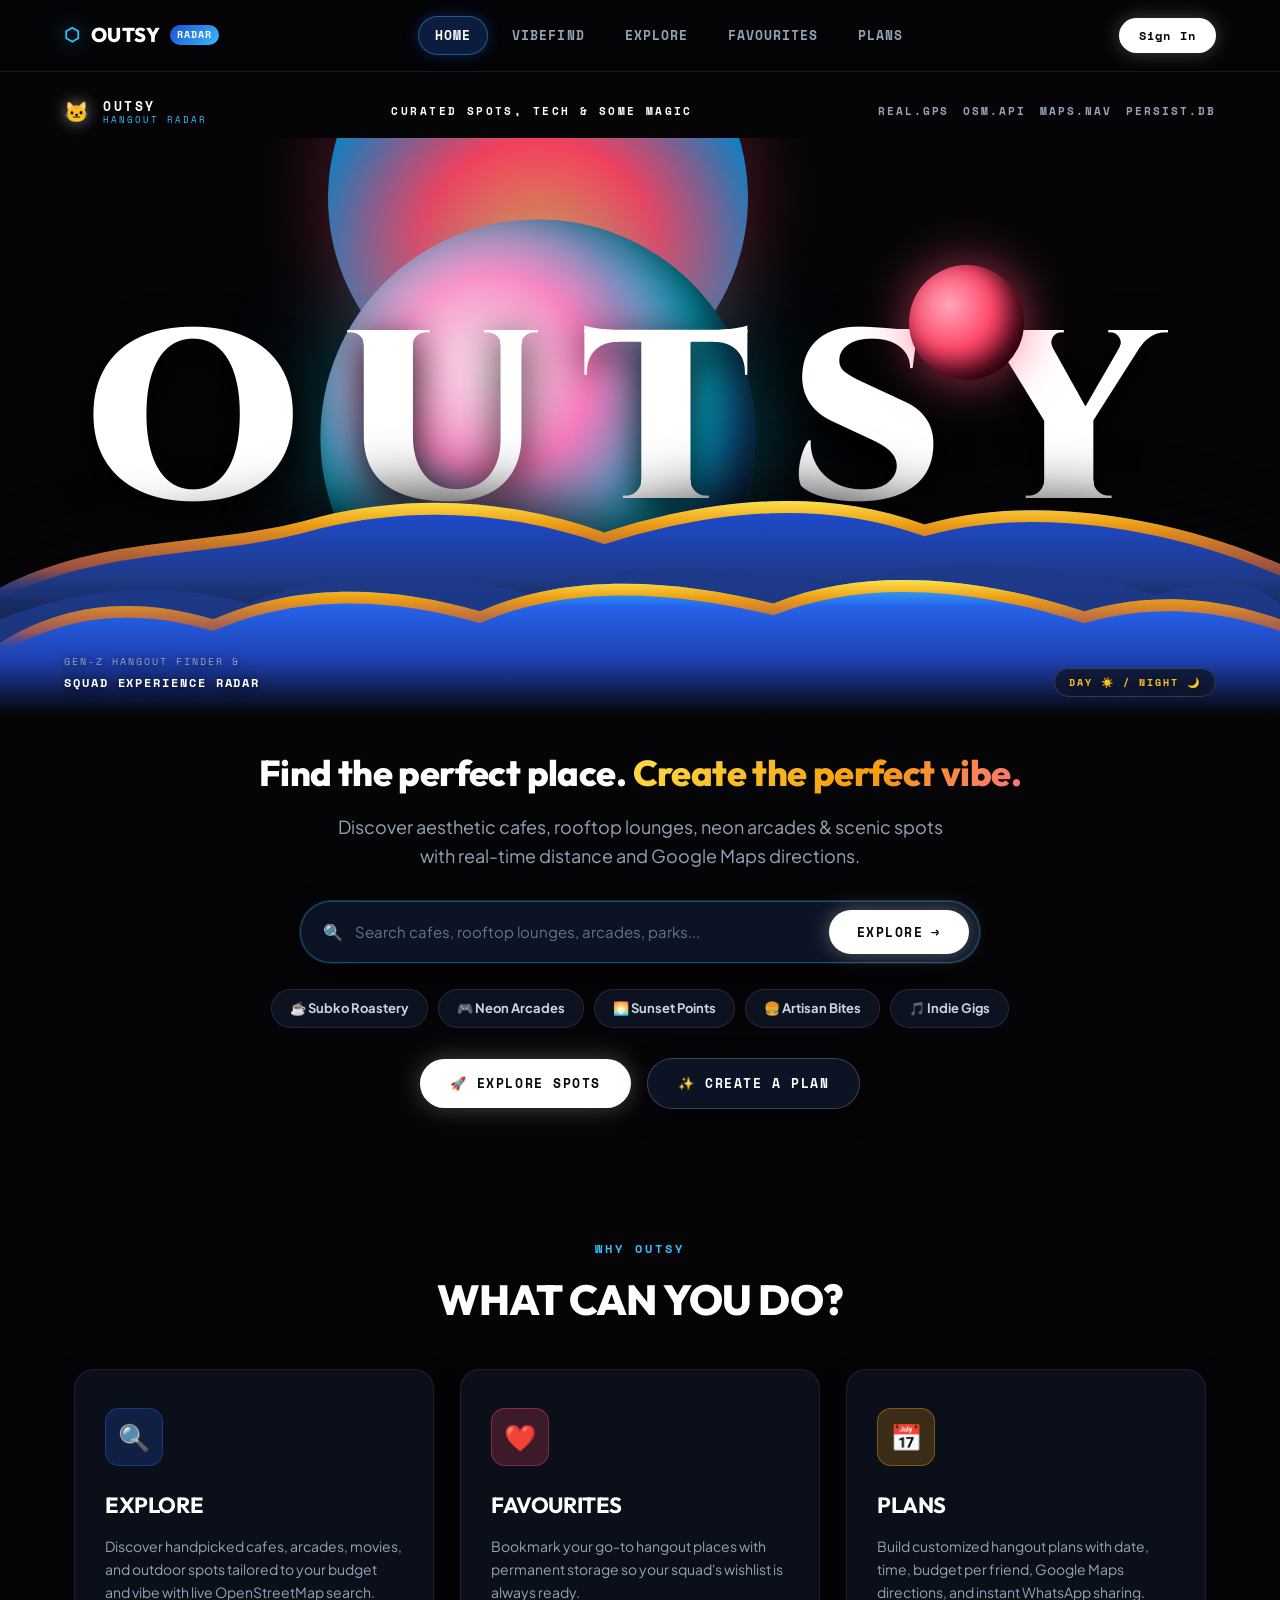
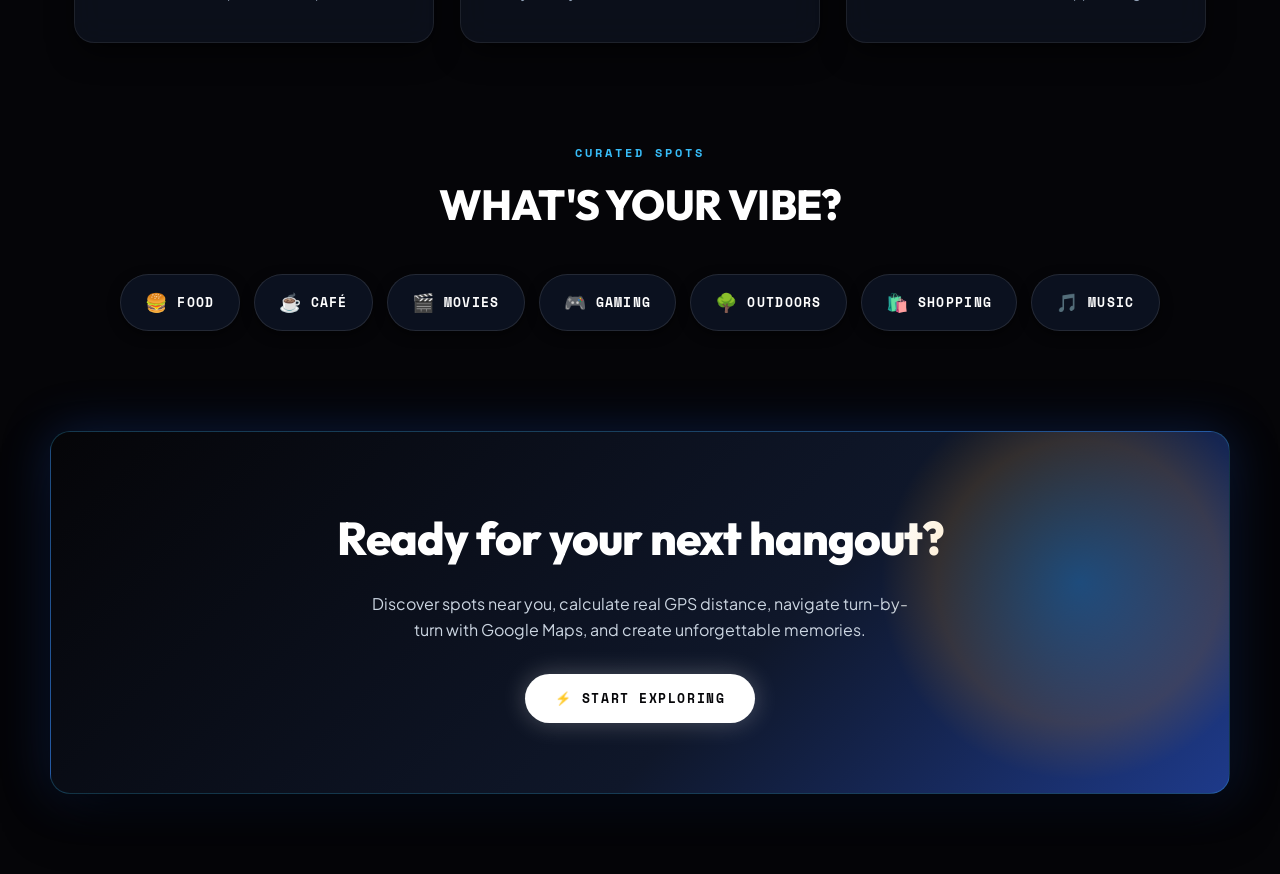
<file: index.html>
<!DOCTYPE html>
<html lang="en">

<head>
    <meta charset="UTF-8">
    <meta name="viewport" content="width=device-width, initial-scale=1.0">
    <meta name="description" content="Discover trendy cafes, hangout spots, dining, arcades and plan hangouts with friends.">
    <link rel="stylesheet" href="style.css">
    <title>Outsy - Hangout Finder & Vibe Radar</title>
</head>

<body class="azurio-theme">

    <!-- NAVIGATION BAR -->
    <nav class="azurio-nav">
        <a href="index.html" class="nav-brand">
            <span class="pixel-brand-icon">⬡</span>
            <span class="brand-text">OUTSY</span>
            <span class="brand-badge">RADAR</span>
        </a>

        <div class="nav-links">
            <a href="index.html" class="active">HOME</a>
            <a href="vibefind.html">VIBEFIND</a>
            <a href="explore.html">EXPLORE</a>
            <a href="fav.html">
                FAVOURITES <span class="nav-badge-count" id="navFavCount" style="display: none;">0</span>
            </a>
            <a href="plan.html">
                PLANS <span class="nav-badge-count" id="navPlanCount" style="display: none;">0</span>
            </a>
        </div>

        <div class="nav-auth" id="navAuthContainer">
            <a href="login.html" class="btn-nav-login">Sign In</a>
        </div>
    </nav>


    <!-- AZURIO THEMED HERO STAGE -->
    <section class="azurio-hero-section">

        <!-- Top Editorial Meta Row (matching template) -->
        <div class="azurio-meta-top">
            <div class="meta-item meta-brand">
                <span class="pixel-emblem">🐱</span>
                <div class="meta-brand-text">
                    <strong>OUTSY</strong>
                    <span>HANGOUT RADAR</span>
                </div>
            </div>

            <div class="meta-item meta-center-tag">
                <span>CURATED SPOTS, TECH & SOME MAGIC</span>
            </div>

            <div class="meta-item meta-tech-stack">
                <span>REAL.GPS</span>
                <span>OSM.API</span>
                <span>MAPS.NAV</span>
                <span>PERSIST.DB</span>
            </div>
        </div>

        <!-- The Cosmic Stage: Celestial Planets + Huge Serif OUTSY + Billowing Blue Clouds with Sunset Gold Edges -->
        <div class="azurio-stage">

            <!-- Top Emerging Planet Sphere -->
            <div class="azurio-planet-top" aria-hidden="true"></div>

            <!-- Floating 3D Red-Coral Celestial Moon -->
            <div class="azurio-planet-moon" aria-hidden="true"></div>

            <!-- Large Center Celestial Planet Globe -->
            <div class="azurio-planet-center" aria-hidden="true">
                <div class="planet-inner-glow"></div>
            </div>

            <!-- Mega High-Contrast Serif Title: OUTSY -->
            <div class="azurio-title-wrapper">
                <h1 class="azurio-mega-title" aria-label="OUTSY">
                    <span class="az-char az-char-o">O</span>
                    <span class="az-char az-char-u">U</span>
                    <span class="az-char az-char-t">T</span>
                    <span class="az-char az-char-s">S</span>
                    <span class="az-char az-char-y">Y</span>
                </h1>
            </div>

            <!-- Billowing Blue Cumulus Clouds with Illuminated Golden Sunset Tops -->
            <div class="azurio-clouds-deck" aria-hidden="true">
                <svg class="clouds-svg" viewBox="0 0 1440 380" preserveAspectRatio="none" xmlns="http://www.w3.org/2000/svg">
                    <defs>
                        <!-- Golden Sunset Sunlight Gradient -->
                        <linearGradient id="cloudGold" x1="0%" y1="0%" x2="0%" y2="100%">
                            <stop offset="0%" stop-color="#fde047" stop-opacity="1"/>
                            <stop offset="25%" stop-color="#f59e0b" stop-opacity="0.95"/>
                            <stop offset="70%" stop-color="#ea580c" stop-opacity="0.6"/>
                            <stop offset="100%" stop-color="#1e3a8a" stop-opacity="0"/>
                        </linearGradient>

                        <!-- Deep Cobalt Cloud Base Gradient -->
                        <linearGradient id="cloudDeepBlue" x1="0%" y1="0%" x2="0%" y2="100%">
                            <stop offset="0%" stop-color="#1d4ed8"/>
                            <stop offset="35%" stop-color="#1e3a8a"/>
                            <stop offset="70%" stop-color="#0f172a"/>
                            <stop offset="100%" stop-color="#050508"/>
                        </linearGradient>

                        <!-- Front Cloud Billows Gradient -->
                        <linearGradient id="cloudFrontBlue" x1="0%" y1="0%" x2="0%" y2="100%">
                            <stop offset="0%" stop-color="#38bdf8"/>
                            <stop offset="20%" stop-color="#2563eb"/>
                            <stop offset="60%" stop-color="#1e40af"/>
                            <stop offset="100%" stop-color="#050508"/>
                        </linearGradient>
                    </defs>

                    <!-- Back Cloud Layer (Deep Ultramarine) -->
                    <path class="cloud-layer-back" d="M0,220 C120,150 240,170 360,130 C470,100 580,110 680,150 C790,110 920,90 1040,140 C1160,100 1320,130 1440,190 L1440,380 L0,380 Z" fill="url(#cloudDeepBlue)"/>

                    <!-- Golden Sunset Glow on Back Cloud Peaks -->
                    <path d="M0,220 C120,150 240,170 360,130 C470,100 580,110 680,150 C790,110 920,90 1040,140 C1160,100 1320,130 1440,190 L1440,205 C1320,145 1160,115 1040,155 C920,105 790,125 680,165 C580,125 470,115 360,145 C240,185 120,165 0,235 Z" fill="url(#cloudGold)"/>

                    <!-- Mid Cloud Cumulus Bumps -->
                    <path class="cloud-layer-mid" d="M0,260 C90,220 180,210 280,240 C390,190 510,200 600,230 C710,180 830,190 940,220 C1060,170 1190,190 1300,230 C1380,200 1420,220 1440,240 L1440,380 L0,380 Z" fill="#1e3a8a" opacity="0.85"/>

                    <!-- Front Billowing Cumulus Waves with Sunlit Gold Crests -->
                    <path class="cloud-layer-front" d="M0,290 C70,240 150,230 240,260 C340,210 450,220 540,250 C640,200 760,210 870,240 C980,190 1110,210 1220,250 C1310,220 1390,240 1440,260 L1440,380 L0,380 Z" fill="url(#cloudFrontBlue)"/>

                    <!-- Sunlit Gold Edges on Front Peaks -->
                    <path d="M0,290 C70,240 150,230 240,260 C340,210 450,220 540,250 C640,200 760,210 870,240 C980,190 1110,210 1220,250 C1310,220 1390,240 1440,260 L1440,275 C1390,255 1310,235 1220,265 C1110,225 980,205 870,255 C760,225 640,215 540,265 C450,235 340,225 240,275 C150,245 70,255 0,305 Z" fill="url(#cloudGold)"/>
                </svg>
            </div>

            <!-- Bottom Editorial Meta Row (matching template) -->
            <div class="azurio-meta-bottom">
                <div class="meta-bottom-left">
                    <span>GEN-Z HANGOUT FINDER &</span>
                    <strong>SQUAD EXPERIENCE RADAR</strong>
                </div>

                <div class="meta-bottom-right">
                    <span class="meta-day-night">DAY ☀️ / NIGHT 🌙</span>
                </div>
            </div>

        </div>


        <!-- Subheadline & Interactive Search Controls -->
        <div class="azurio-interaction-dock">
            <h2 class="azurio-subheadline">
                Find the perfect place. <span class="gold-gradient-text">Create the perfect vibe.</span>
            </h2>

            <p class="azurio-lead-text">
                Discover aesthetic cafes, rooftop lounges, neon arcades & scenic spots with real-time distance and Google Maps directions.
            </p>

            <!-- Search Bar in Azurio Dark Theme -->
            <form class="azurio-search-bar" action="explore.html" method="GET">
                <span class="search-icon-symbol">🔍</span>
                <input type="text" name="q" placeholder="Search cafes, rooftop lounges, arcades, parks..." autocomplete="off">
                <button type="submit" class="btn-azurio-submit">
                    <span>EXPLORE</span>
                    <span>→</span>
                </button>
            </form>

            <!-- Floating Quick Vibe Chips -->
            <div class="azurio-vibe-chips">
                <a href="explore.html?category=cafe" class="az-chip">☕ Subko Roastery</a>
                <a href="explore.html?category=gaming" class="az-chip">🎮 Neon Arcades</a>
                <a href="explore.html?category=outdoors" class="az-chip">🌅 Sunset Points</a>
                <a href="explore.html?category=food" class="az-chip">🍔 Artisan Bites</a>
                <a href="explore.html?category=music" class="az-chip">🎵 Indie Gigs</a>
            </div>

            <!-- Action Buttons -->
            <div class="azurio-buttons">
                <a href="explore.html" class="azurio-main-btn primary">
                    🚀 EXPLORE SPOTS
                </a>

                <a href="plan.html" class="azurio-main-btn secondary">
                    ✨ CREATE A PLAN
                </a>
            </div>
        </div>

    </section>


    <!-- WHAT CAN YOU DO (DARK COSMIC CARDS) -->
    <section class="features azurio-features">
        <span class="section-tagline">Why Outsy</span>
        <h2>WHAT CAN YOU DO?</h2>

        <div class="cards">
            <div class="card azurio-card">
                <div class="card-icon">🔍</div>
                <h3>EXPLORE</h3>
                <p>
                    Discover handpicked cafes, arcades, movies, and outdoor spots tailored to your budget and vibe with live OpenStreetMap search.
                </p>
            </div>

            <div class="card azurio-card">
                <div class="card-icon">❤️</div>
                <h3>FAVOURITES</h3>
                <p>
                    Bookmark your go-to hangout places with permanent storage so your squad's wishlist is always ready.
                </p>
            </div>

            <div class="card azurio-card">
                <div class="card-icon">📅</div>
                <h3>PLANS</h3>
                <p>
                    Build customized hangout plans with date, time, budget per friend, Google Maps directions, and instant WhatsApp sharing.
                </p>
            </div>
        </div>
    </section>


    <!-- VIBE SECTION -->
    <section class="vibes azurio-vibes">
        <span class="section-tagline">Curated Spots</span>
        <h2>WHAT'S YOUR VIBE?</h2>

        <div class="vibe-container">
            <a href="explore.html?category=food" class="vibe azurio-vibe-pill">
                🍔 <span>FOOD</span>
            </a>

            <a href="explore.html?category=cafe" class="vibe azurio-vibe-pill">
                ☕ <span>CAFÉ</span>
            </a>

            <a href="explore.html?category=movies" class="vibe azurio-vibe-pill">
                🎬 <span>MOVIES</span>
            </a>

            <a href="explore.html?category=gaming" class="vibe azurio-vibe-pill">
                🎮 <span>GAMING</span>
            </a>

            <a href="explore.html?category=outdoors" class="vibe azurio-vibe-pill">
                🌳 <span>OUTDOORS</span>
            </a>

            <a href="explore.html?category=shopping" class="vibe azurio-vibe-pill">
                🛍️ <span>SHOPPING</span>
            </a>

            <a href="explore.html?category=music" class="vibe azurio-vibe-pill">
                🎵 <span>MUSIC</span>
            </a>
        </div>
    </section>


    <!-- FINAL CALL TO ACTION -->
    <section class="cta azurio-cta">
        <h2>Ready for your next hangout?</h2>
        <p>Discover spots near you, calculate real GPS distance, navigate turn-by-turn with Google Maps, and create unforgettable memories.</p>
        <a href="explore.html" class="azurio-main-btn primary">
            ⚡ START EXPLORING
        </a>
    </section>

    <!-- Toast Notification Container -->
    <div class="toast-container" id="toastContainer"></div>

    <script src="script.js"></script>
</body>

</html>
</file>
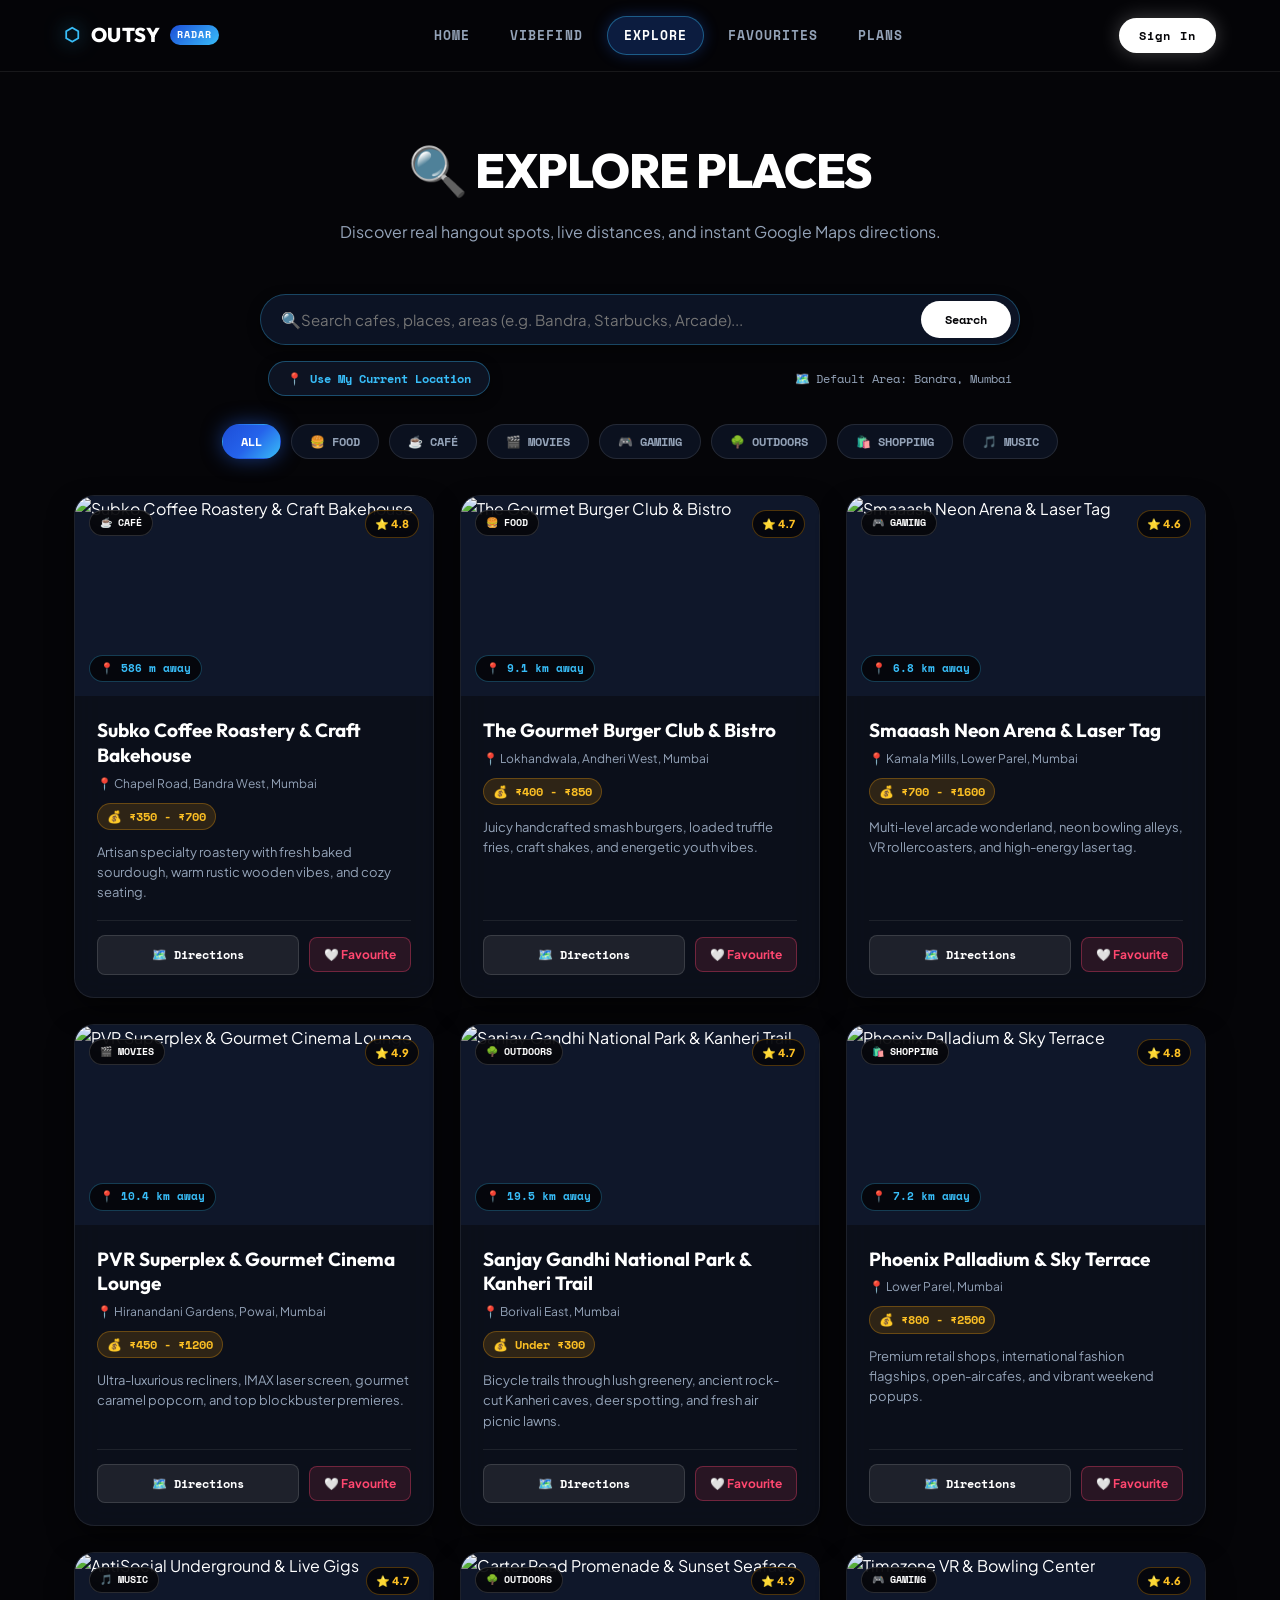
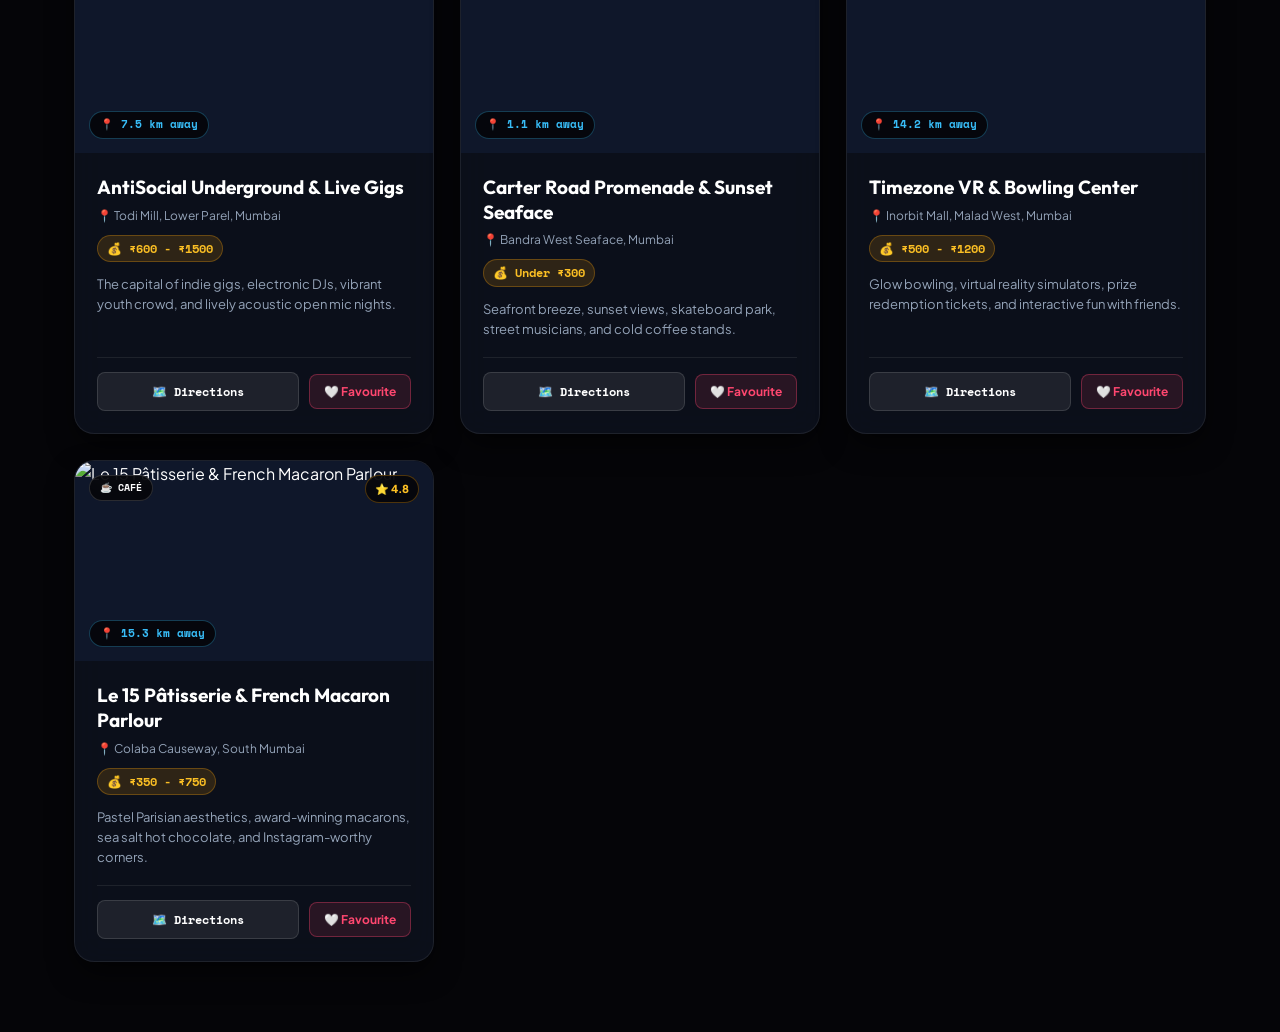
<file: explore.html>
<!DOCTYPE html>
<html lang="en">

<head>
    <meta charset="UTF-8">
    <meta name="viewport" content="width=device-width, initial-scale=1.0">
    <meta name="description" content="Explore trending hangout places, cafes, games and get live distance and directions.">
    <link rel="stylesheet" href="style.css">
    <title>Explore Places - Outsy</title>
</head>

<body>

    <!-- NAVIGATION BAR -->
    <nav>
        <a href="index.html" class="nav-brand">
            <span class="pixel-brand-icon">⬡</span>
            <span class="brand-text">OUTSY</span>
            <span class="brand-badge">RADAR</span>
        </a>

        <div class="nav-links">
            <a href="index.html">HOME</a>
            <a href="vibefind.html">VIBEFIND</a>
            <a href="explore.html" class="active">EXPLORE</a>
            <a href="fav.html">
                FAVOURITES <span class="nav-badge-count" id="navFavCount" style="display: none;">0</span>
            </a>
            <a href="plan.html">
                PLANS <span class="nav-badge-count" id="navPlanCount" style="display: none;">0</span>
            </a>
        </div>

        <div class="nav-auth" id="navAuthContainer">
            <a href="login.html" class="btn-nav-login">Sign In</a>
        </div>
    </nav>


    <!-- PAGE HEADER -->
    <section class="explore-header">
        <h1>🔍 EXPLORE PLACES</h1>
        <p>Discover real hangout spots, live distances, and instant Google Maps directions.</p>
    </section>


    <!-- SEARCH & CONTROLS -->
    <section class="explore-section">

        <div class="search-controls-wrapper">
            <!-- Search bar with live search & OpenStreetMap API search -->
            <div class="search-input-group">
                <span>🔍</span>
                <input
                    type="text"
                    id="searchInput"
                    placeholder="Search cafes, places, areas (e.g. Bandra, Starbucks, Arcade)..."
                    autocomplete="off"
                >
                <button type="button" id="searchSubmitBtn" class="btn-search">Search</button>
            </div>

            <!-- Location Action Bar -->
            <div class="location-action-bar">
                <button type="button" id="btnGetLocation" class="btn-get-location">
                    <span>📍</span> Use My Current Location
                </button>
                <div class="location-status-badge" id="locationStatus">
                    <span>🗺️</span> Default Area: Bandra, Mumbai
                </div>
            </div>
        </div>


        <!-- FILTER BUTTONS -->
        <div class="filter-container">
            <button class="filter-btn active" onclick="filterPlaces('all')">
                ALL
            </button>

            <button class="filter-btn" onclick="filterPlaces('food')">
                🍔 FOOD
            </button>

            <button class="filter-btn" onclick="filterPlaces('cafe')">
                ☕ CAFÉ
            </button>

            <button class="filter-btn" onclick="filterPlaces('movies')">
                🎬 MOVIES
            </button>

            <button class="filter-btn" onclick="filterPlaces('gaming')">
                🎮 GAMING
            </button>

            <button class="filter-btn" onclick="filterPlaces('outdoors')">
                🌳 OUTDOORS
            </button>

            <button class="filter-btn" onclick="filterPlaces('shopping')">
                🛍️ SHOPPING
            </button>

            <button class="filter-btn" onclick="filterPlaces('music')">
                🎵 MUSIC
            </button>
        </div>


        <!-- PLACE CARDS CONTAINER (Dynamic & Curated with Real Photos, Distances & Maps) -->
        <div class="places-container" id="placesContainer">
            <!-- Place cards are rendered dynamically via script.js -->
        </div>

    </section>

    <!-- Toast Notification Container -->
    <div class="toast-container" id="toastContainer"></div>

    <script src="script.js"></script>
</body>

</html>
</file>
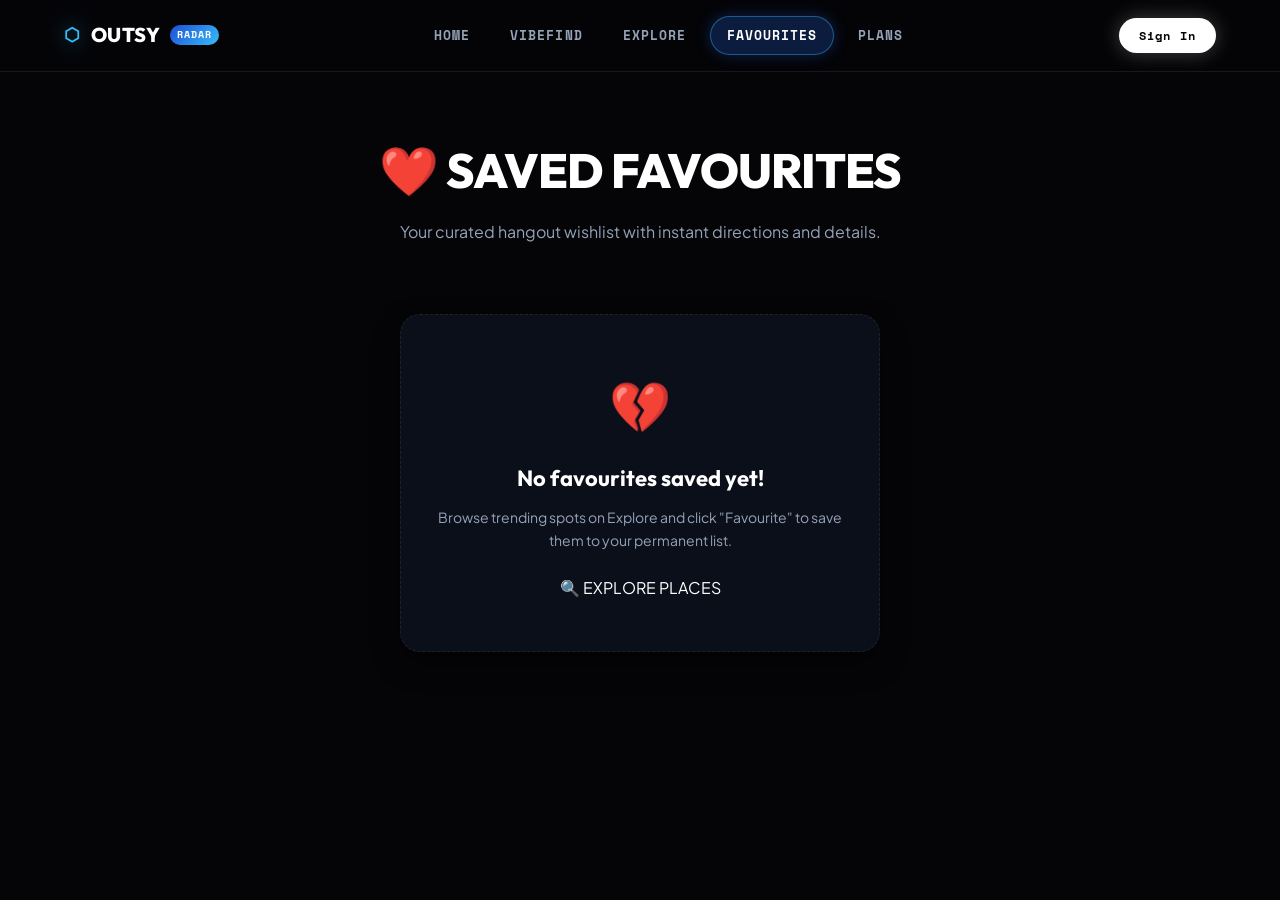
<file: fav.html>
<!DOCTYPE html>
<html lang="en">

<head>
    <meta charset="UTF-8">
    <meta name="viewport" content="width=device-width, initial-scale=1.0">
    <meta name="description" content="Your saved favourite hangout places and bucket list.">
    <link rel="stylesheet" href="style.css">
    <title>Favourites - Outsy</title>
</head>

<body>

    <!-- NAVIGATION BAR -->
    <nav>
        <a href="index.html" class="nav-brand">
            <span class="pixel-brand-icon">⬡</span>
            <span class="brand-text">OUTSY</span>
            <span class="brand-badge">RADAR</span>
        </a>

        <div class="nav-links">
            <a href="index.html">HOME</a>
            <a href="vibefind.html">VIBEFIND</a>
            <a href="explore.html">EXPLORE</a>
            <a href="fav.html" class="active">
                FAVOURITES <span class="nav-badge-count" id="navFavCount" style="display: none;">0</span>
            </a>
            <a href="plan.html">
                PLANS <span class="nav-badge-count" id="navPlanCount" style="display: none;">0</span>
            </a>
        </div>

        <div class="nav-auth" id="navAuthContainer">
            <a href="login.html" class="btn-nav-login">Sign In</a>
        </div>
    </nav>


    <!-- PAGE HEADER -->
    <section class="fav-header">
        <h1>❤️ SAVED FAVOURITES</h1>
        <p>Your curated hangout wishlist with instant directions and details.</p>
    </section>


    <!-- FAVOURITE PLACES -->
    <section class="fav-section">
        <div class="fav-container" id="favContainer">
            <!-- Favourites will be loaded dynamically from localStorage -->
            <div class="empty-fav">
                <div class="empty-icon">💔</div>
                <h3>No favourites yet!</h3>
                <p>
                    Explore trending cafes, rooftops, and gaming spots, then tap the heart icon to save them here.
                </p>
                <a href="explore.html" class="main-button">
                    🔍 EXPLORE PLACES
                </a>
            </div>
        </div>
    </section>

    <!-- Toast Notification Container -->
    <div class="toast-container" id="toastContainer"></div>

    <script src="script.js"></script>
</body>

</html>
</file>
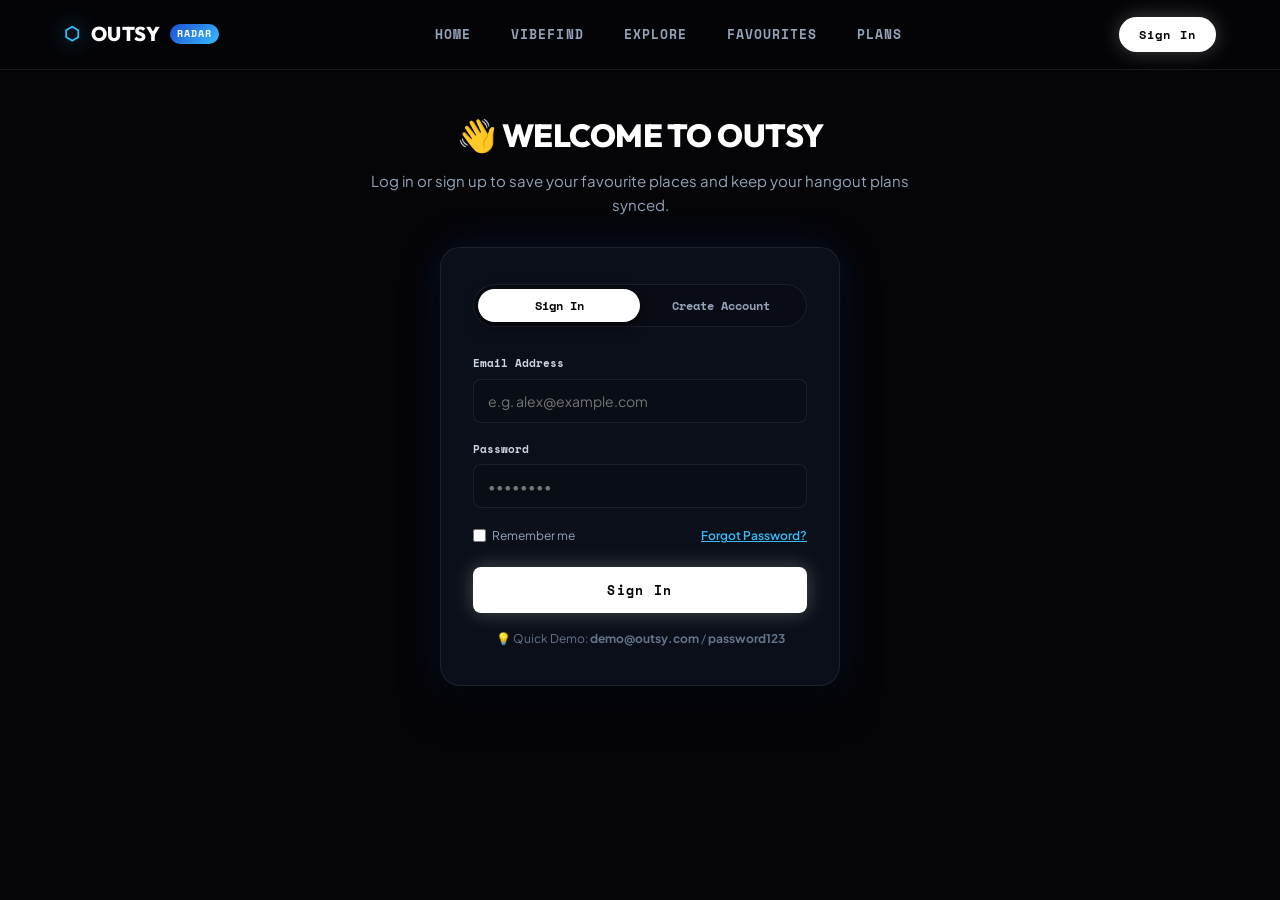
<file: login.html>
<!DOCTYPE html>
<html lang="en">

<head>
    <meta charset="UTF-8">
    <meta name="viewport" content="width=device-width, initial-scale=1.0">
    <meta name="description" content="Sign in or register for Outsy to save your favourite spots and plans.">
    <link rel="stylesheet" href="style.css">
    <title>Account - Outsy</title>
</head>

<body>

    <!-- NAVIGATION BAR -->
    <nav>
        <a href="index.html" class="nav-brand">
            <span class="pixel-brand-icon">⬡</span>
            <span class="brand-text">OUTSY</span>
            <span class="brand-badge">RADAR</span>
        </a>

        <div class="nav-links">
            <a href="index.html">HOME</a>
            <a href="vibefind.html">VIBEFIND</a>
            <a href="explore.html">EXPLORE</a>
            <a href="fav.html">
                FAVOURITES <span class="nav-badge-count" id="navFavCount" style="display: none;">0</span>
            </a>
            <a href="plan.html">
                PLANS <span class="nav-badge-count" id="navPlanCount" style="display: none;">0</span>
            </a>
        </div>

        <div class="nav-auth" id="navAuthContainer">
            <a href="login.html" class="btn-nav-login active">Sign In</a>
        </div>
    </nav>


    <!-- LOGIN HEADER -->
    <section class="login-header">
        <h1>👋 WELCOME TO OUTSY</h1>
        <p>Log in or sign up to save your favourite places and keep your hangout plans synced.</p>
    </section>


    <!-- AUTH SECTION WITH TABS & FORGOT PASSWORD -->
    <section class="login-section">

        <div class="auth-card">

            <!-- Tab Switcher -->
            <div class="auth-tabs">
                <button type="button" class="auth-tab-btn active" id="tabLoginBtn" onclick="switchAuthTab('login')">
                    Sign In
                </button>
                <button type="button" class="auth-tab-btn" id="tabSignupBtn" onclick="switchAuthTab('signup')">
                    Create Account
                </button>
            </div>


            <!-- 1. SIGN IN FORM -->
            <form id="loginForm">
                <div class="auth-field">
                    <label for="email">Email Address</label>
                    <input
                        type="email"
                        id="email"
                        placeholder="e.g. alex@example.com"
                        required
                    >
                </div>

                <div class="auth-field">
                    <label for="password">Password</label>
                    <input
                        type="password"
                        id="password"
                        placeholder="••••••••"
                        required
                    >
                </div>

                <div class="auth-helper-row">
                    <label class="remember" for="remember">
                        <input type="checkbox" id="remember">
                        Remember me
                    </label>
                    <button type="button" class="link-forgot" onclick="switchAuthTab('forgot')">
                        Forgot Password?
                    </button>
                </div>

                <button type="submit" id="loginBtn" class="btn-auth-submit">
                    Sign In
                </button>

                <p id="loginMessage"></p>
                <p style="font-size: 12px; color: var(--text-muted); text-align: center; margin-top: 12px;">
                    💡 Quick Demo: <strong>demo@outsy.com</strong> / <strong>password123</strong>
                </p>
            </form>


            <!-- 2. CREATE ACCOUNT FORM (SIGN UP) -->
            <form id="signupForm" style="display: none;">
                <div class="auth-field">
                    <label for="signupName">Full Name / Nickname</label>
                    <input
                        type="text"
                        id="signupName"
                        placeholder="e.g. Alex Rivera"
                        required
                    >
                </div>

                <div class="auth-field">
                    <label for="signupEmail">Email Address</label>
                    <input
                        type="email"
                        id="signupEmail"
                        placeholder="e.g. alex@example.com"
                        required
                    >
                </div>

                <div class="auth-field">
                    <label for="signupPassword">Create Password</label>
                    <input
                        type="password"
                        id="signupPassword"
                        placeholder="At least 6 characters"
                        required
                    >
                </div>

                <button type="submit" id="signupBtn" class="btn-auth-submit">
                    Create Account
                </button>

                <p id="signupMessage" style="margin-top: 16px; font-size: 13px; font-weight: 600; text-align: center;"></p>
            </form>


            <!-- 3. FORGOT PASSWORD FORM -->
            <form id="forgotForm" style="display: none;">
                <div style="margin-bottom: 20px;">
                    <h3 style="font-size: 18px; margin-bottom: 6px;">Reset Password</h3>
                    <p style="font-size: 13px; color: var(--text-muted);">Enter your registered email and choose a new password.</p>
                </div>

                <div class="auth-field">
                    <label for="forgotEmail">Registered Email</label>
                    <input
                        type="email"
                        id="forgotEmail"
                        placeholder="e.g. demo@outsy.com"
                        required
                    >
                </div>

                <div class="auth-field">
                    <label for="forgotNewPassword">New Password</label>
                    <input
                        type="password"
                        id="forgotNewPassword"
                        placeholder="Enter your new password"
                        required
                    >
                </div>

                <button type="submit" id="forgotBtn" class="btn-auth-submit">
                    Update Password
                </button>

                <div style="text-align: center; margin-top: 16px;">
                    <button type="button" class="link-forgot" onclick="switchAuthTab('login')">
                        ← Back to Sign In
                    </button>
                </div>

                <p id="forgotMessage" style="margin-top: 16px; font-size: 13px; font-weight: 600; text-align: center;"></p>
            </form>

        </div>

    </section>

    <!-- Toast Notification Container -->
    <div class="toast-container" id="toastContainer"></div>

    <script src="script.js"></script>
</body>

</html>
</file>
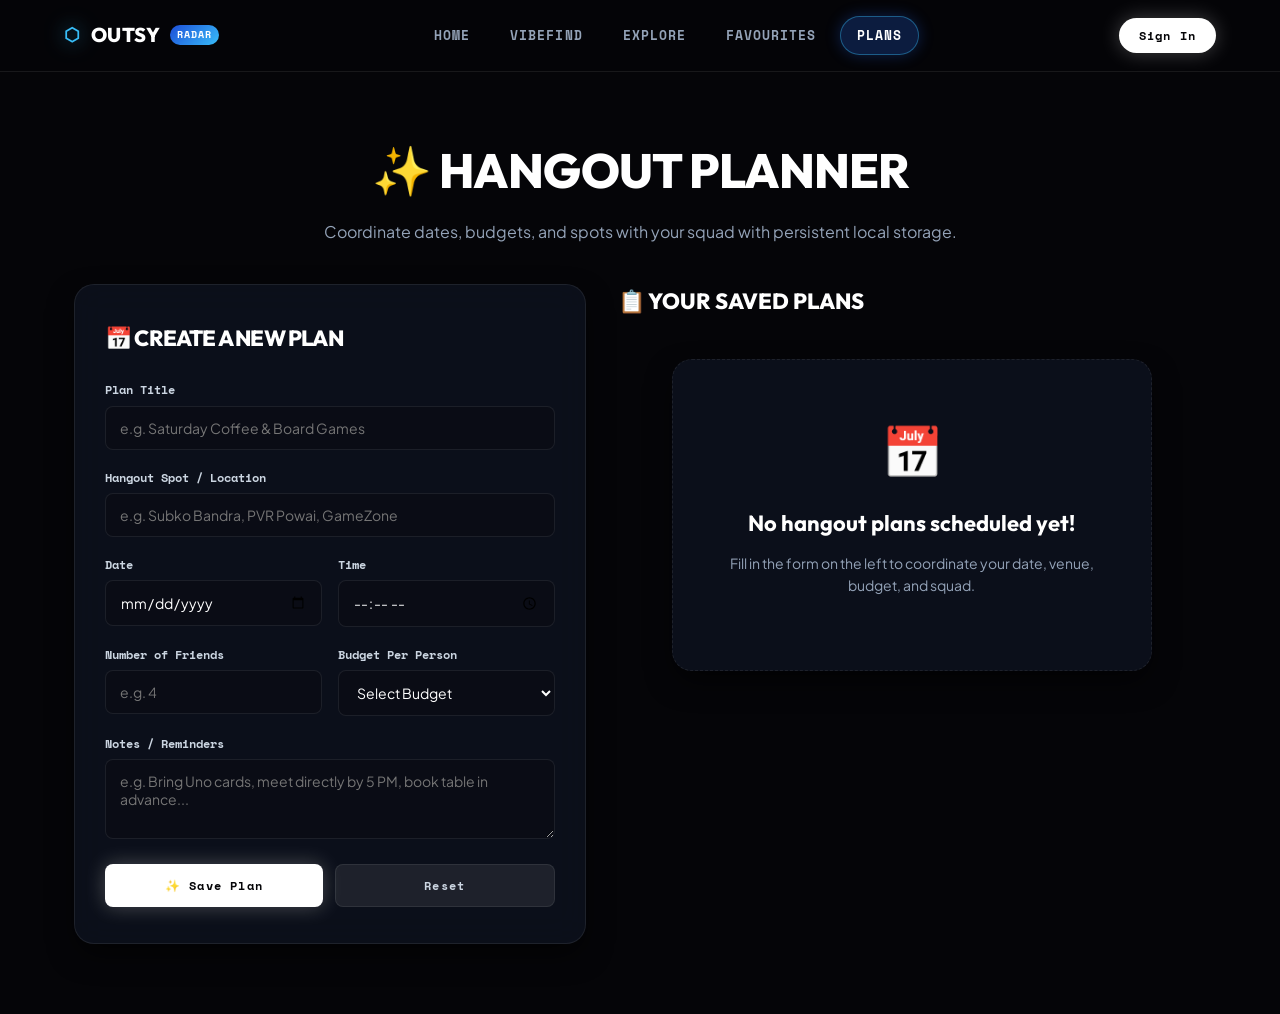
<file: plan.html>
<!DOCTYPE html>
<html lang="en">

<head>
    <meta charset="UTF-8">
    <meta name="viewport" content="width=device-width, initial-scale=1.0">
    <meta name="description" content="Plan your group hangouts, budget, date, and get instant maps directions.">
    <link rel="stylesheet" href="style.css">
    <title>Create Hangout Plan - Outsy</title>
</head>

<body>

    <!-- NAVIGATION BAR -->
    <nav>
        <a href="index.html" class="nav-brand">
            <span class="pixel-brand-icon">⬡</span>
            <span class="brand-text">OUTSY</span>
            <span class="brand-badge">RADAR</span>
        </a>

        <div class="nav-links">
            <a href="index.html">HOME</a>
            <a href="vibefind.html">VIBEFIND</a>
            <a href="explore.html">EXPLORE</a>
            <a href="fav.html">
                FAVOURITES <span class="nav-badge-count" id="navFavCount" style="display: none;">0</span>
            </a>
            <a href="plan.html" class="active">
                PLANS <span class="nav-badge-count" id="navPlanCount" style="display: none;">0</span>
            </a>
        </div>

        <div class="nav-auth" id="navAuthContainer">
            <a href="login.html" class="btn-nav-login">Sign In</a>
        </div>
    </nav>


    <!-- PAGE HEADER -->
    <section class="plan-header">
        <h1>✨ HANGOUT PLANNER</h1>
        <p>Coordinate dates, budgets, and spots with your squad with persistent local storage.</p>
    </section>


    <!-- SPLIT PLANNER LAYOUT -->
    <div class="planner-layout">

        <!-- PLAN FORM (LEFT) -->
        <section class="plan-section">
            <h2>📅 CREATE A NEW PLAN</h2>

            <form id="planForm">
                <div class="form-group">
                    <label for="planName">Plan Title</label>
                    <input
                        type="text"
                        id="planName"
                        placeholder="e.g. Saturday Coffee & Board Games"
                        required
                    >
                </div>

                <div class="form-group">
                    <label for="planPlace">Hangout Spot / Location</label>
                    <input
                        type="text"
                        id="planPlace"
                        placeholder="e.g. Subko Bandra, PVR Powai, GameZone"
                        required
                    >
                </div>

                <div class="form-row">
                    <div class="form-group">
                        <label for="planDate">Date</label>
                        <input
                            type="date"
                            id="planDate"
                            required
                        >
                    </div>

                    <div class="form-group">
                        <label for="planTime">Time</label>
                        <input
                            type="time"
                            id="planTime"
                            required
                        >
                    </div>
                </div>

                <div class="form-row">
                    <div class="form-group">
                        <label for="people">Number of Friends</label>
                        <input
                            type="number"
                            id="people"
                            min="1"
                            max="50"
                            placeholder="e.g. 4"
                            required
                        >
                    </div>

                    <div class="form-group">
                        <label for="planBudget">Budget Per Person</label>
                        <select id="planBudget" required>
                            <option value="">Select Budget</option>
                            <option value="Under ₹300">Under ₹300 (Chill & Budget)</option>
                            <option value="₹300 - ₹700">₹300 - ₹700 (Cafes & Casuals)</option>
                            <option value="₹700 - ₹1500">₹700 - ₹1500 (Dine-in & Gaming)</option>
                            <option value="₹1500+">₹1500+ (Premium Rooftops & Gigs)</option>
                        </select>
                    </div>
                </div>

                <div class="form-group">
                    <label for="notes">Notes / Reminders</label>
                    <textarea
                        id="notes"
                        placeholder="e.g. Bring Uno cards, meet directly by 5 PM, book table in advance..."
                        rows="3"
                    ></textarea>
                </div>

                <div class="plan-buttons">
                    <button type="submit" id="sub">
                        ✨ Save Plan
                    </button>
                    <button type="reset" id="reset">
                        Reset
                    </button>
                </div>
            </form>
        </section>


        <!-- SAVED PLANS LIST (RIGHT) -->
        <section class="created-plan" id="createdPlan">
            <h2>📋 YOUR SAVED PLANS</h2>

            <div id="planResult">
                <!-- Saved plans rendered dynamically from localStorage by script.js -->
                <div class="empty-fav">
                    <div class="empty-icon">📅</div>
                    <h3>No plans saved yet!</h3>
                    <p>Fill out the details on the left to schedule your next hangout.</p>
                </div>
            </div>
        </section>

    </div>

    <!-- Toast Notification Container -->
    <div class="toast-container" id="toastContainer"></div>

    <script src="script.js"></script>
</body>

</html>
</file>
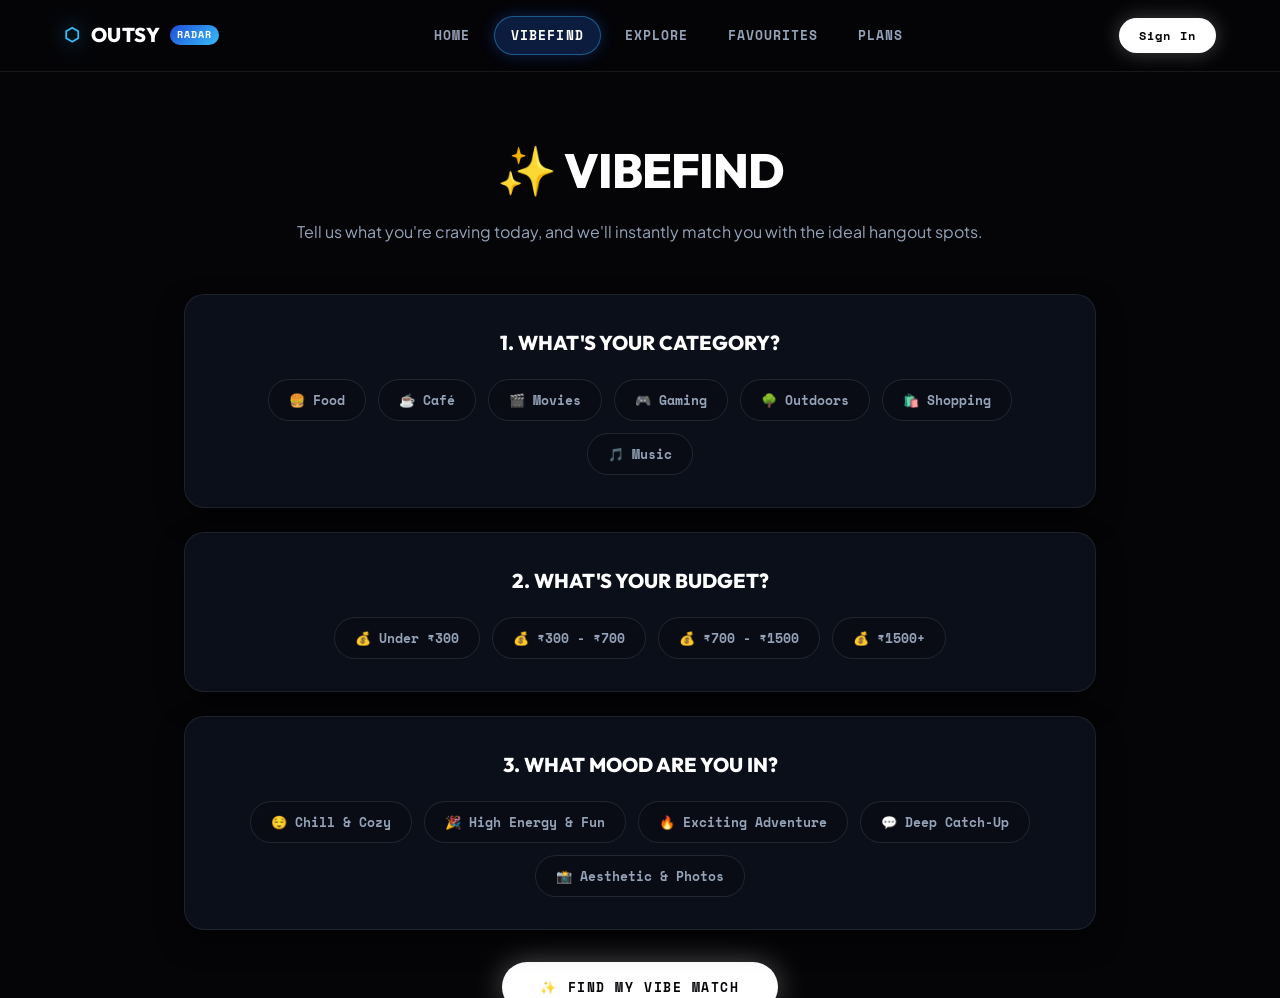
<file: vibefind.html>
<!DOCTYPE html>
<html lang="en">

<head>
    <meta charset="UTF-8">
    <meta name="viewport" content="width=device-width, initial-scale=1.0">
    <meta name="description" content="Take the quick Outsy vibe quiz to discover the perfect hangout spot for today.">
    <link rel="stylesheet" href="style.css">
    <title>Find Your Vibe - Outsy</title>
</head>

<body>

    <!-- NAVIGATION BAR -->
    <nav>
        <a href="index.html" class="nav-brand">
            <span class="pixel-brand-icon">⬡</span>
            <span class="brand-text">OUTSY</span>
            <span class="brand-badge">RADAR</span>
        </a>

        <div class="nav-links">
            <a href="index.html">HOME</a>
            <a href="vibefind.html" class="active">VIBEFIND</a>
            <a href="explore.html">EXPLORE</a>
            <a href="fav.html">
                FAVOURITES <span class="nav-badge-count" id="navFavCount" style="display: none;">0</span>
            </a>
            <a href="plan.html">
                PLANS <span class="nav-badge-count" id="navPlanCount" style="display: none;">0</span>
            </a>
        </div>

        <div class="nav-auth" id="navAuthContainer">
            <a href="login.html" class="btn-nav-login">Sign In</a>
        </div>
    </nav>


    <!-- PAGE HEADING -->
    <section class="vibefind-header">
        <h1>✨ VIBEFIND</h1>
        <p>Tell us what you're craving today, and we'll instantly match you with the ideal hangout spots.</p>
    </section>


    <!-- VIBE SELECTION -->
    <section class="finder">

        <!-- 1. CATEGORY -->
        <div class="vibe-step-box">
            <h2>1. WHAT'S YOUR CATEGORY?</h2>
            <div class="option-container">
                <button type="button" class="option">🍔 Food</button>
                <button type="button" class="option">☕ Café</button>
                <button type="button" class="option">🎬 Movies</button>
                <button type="button" class="option">🎮 Gaming</button>
                <button type="button" class="option">🌳 Outdoors</button>
                <button type="button" class="option">🛍️ Shopping</button>
                <button type="button" class="option">🎵 Music</button>
            </div>
        </div>

        <!-- 2. BUDGET -->
        <div class="vibe-step-box">
            <h2>2. WHAT'S YOUR BUDGET?</h2>
            <div class="option-container">
                <button type="button" class="option">💰 Under ₹300</button>
                <button type="button" class="option">💰 ₹300 - ₹700</button>
                <button type="button" class="option">💰 ₹700 - ₹1500</button>
                <button type="button" class="option">💰 ₹1500+</button>
            </div>
        </div>

        <!-- 3. MOOD -->
        <div class="vibe-step-box">
            <h2>3. WHAT MOOD ARE YOU IN?</h2>
            <div class="option-container">
                <button type="button" class="option">😌 Chill & Cozy</button>
                <button type="button" class="option">🎉 High Energy & Fun</button>
                <button type="button" class="option">🔥 Exciting Adventure</button>
                <button type="button" class="option">💬 Deep Catch-Up</button>
                <button type="button" class="option">📸 Aesthetic & Photos</button>
            </div>
        </div>

        <!-- FIND BUTTON -->
        <div class="find-button-container">
            <button id="findBtn" class="main-button">
                ✨ FIND MY VIBE MATCH
            </button>
        </div>

    </section>


    <!-- RESULT SECTION -->
    <section id="result" class="result">
        <div class="result-card-inner">
            <h2>🎯 YOUR PERFECT HANGOUT MATCH</h2>
            <div id="resultText">
                <p>Select your preferences above and click "Find My Vibe Match".</p>
            </div>
            <div id="vibeMatchedPlaces" class="vibe-matched-places"></div>
        </div>
    </section>

    <!-- Toast Notification Container -->
    <div class="toast-container" id="toastContainer"></div>

    <script src="script.js"></script>
</body>

</html>
</file>
<file: style.css>
/* ===================================================
   OUTSY HANGOUT FINDER - AZURIO THEME
   Cosmic Surrealist Blue & Black Aesthetic
   Celestial Planets, High-Contrast Serif & Cumulus Clouds
=================================================== */

@import url('https://fonts.googleapis.com/css2?family=Cinzel:wght@700;800;900&family=Outfit:wght@400;500;600;700;800;900&family=Space+Mono:ital,wght@0,400;0,700;1,400&family=Plus+Jakarta+Sans:wght@300;400;500;600;700;800&display=swap');

:root {
    /* Typographic Hierarchy */
    --font-azurio: 'Cinzel', 'Playfair Display', Georgia, serif;
    --font-heading: 'Outfit', -apple-system, sans-serif;
    --font-mono: 'Space Mono', monospace;
    --font-body: 'Plus Jakarta Sans', -apple-system, sans-serif;

    /* Pitch Black & Deep Cosmic Navy */
    --bg-page: #050508;
    --bg-surface: #0a0d16;
    --bg-surface-elevated: #111726;
    --bg-subtle: #172033;
    --bg-card: rgba(14, 19, 33, 0.75);
    --bg-card-hover: rgba(20, 28, 48, 0.95);

    /* Text */
    --text-primary: #ffffff;
    --text-secondary: #94a3b8;
    --text-muted: #64748b;
    --text-inverted: #050508;

    /* Azurio Vibrant Palette */
    --azurio-cobalt-dark: #0f172a;
    --azurio-cobalt: #1d4ed8;
    --azurio-blue: #2563eb;
    --azurio-sky: #38bdf8;
    --azurio-cyan: #06b6d4;
    --azurio-gold: #fbbf24;
    --azurio-amber: #f59e0b;
    --azurio-coral: #ff476f;
    --azurio-peach: #fb7185;
    --azurio-emerald: #10b981;

    /* Gradients */
    --gradient-hero: linear-gradient(180deg, #050508 0%, #0a0d16 100%);
    --gradient-gold: linear-gradient(135deg, #fde047 0%, #f59e0b 60%, #ea580c 100%);
    --gradient-blue-glow: linear-gradient(135deg, #1d4ed8 0%, #2563eb 50%, #38bdf8 100%);
    --gradient-card-overlay: linear-gradient(180deg, rgba(5, 5, 8, 0) 30%, rgba(5, 5, 8, 0.92) 100%);

    /* Borders & Shadows */
    --border-subtle: rgba(255, 255, 255, 0.08);
    --border-glow: rgba(59, 130, 246, 0.45);
    --shadow-sm: 0 4px 12px rgba(0, 0, 0, 0.5);
    --shadow-md: 0 12px 30px -5px rgba(0, 0, 0, 0.7);
    --shadow-lg: 0 20px 45px -10px rgba(0, 0, 0, 0.85);
    --shadow-blue-glow: 0 0 35px rgba(37, 99, 235, 0.4);
    --shadow-gold-glow: 0 0 30px rgba(245, 158, 11, 0.35);

    /* Radii */
    --radius-sm: 8px;
    --radius-md: 14px;
    --radius-lg: 20px;
    --radius-full: 9999px;

    /* Transitions */
    --transition-fast: 0.2s cubic-bezier(0.16, 1, 0.3, 1);
    --transition-smooth: 0.3s cubic-bezier(0.16, 1, 0.3, 1);
}

/* =========================
   BASE RESET
========================= */

* {
    box-sizing: border-box;
    margin: 0;
    padding: 0;
}

html {
    scroll-behavior: smooth;
    background-color: var(--bg-page);
}

body {
    font-family: var(--font-body);
    background-color: var(--bg-page);
    color: var(--text-primary);
    line-height: 1.6;
    min-height: 100vh;
    display: flex;
    flex-direction: column;
    overflow-x: hidden;
    position: relative;
}

a {
    color: inherit;
    text-decoration: none;
}

button {
    font-family: inherit;
}

/* =========================
   AZURIO NAVIGATION BAR
========================= */

nav.azurio-nav,
nav {
    position: sticky;
    top: 0;
    z-index: 1000;
    display: flex;
    align-items: center;
    justify-content: space-between;
    padding: 16px 5%;
    background: rgba(5, 5, 8, 0.85);
    backdrop-filter: blur(24px);
    -webkit-backdrop-filter: blur(24px);
    border-bottom: 1px solid var(--border-subtle);
    transition: var(--transition-smooth);
}

.nav-brand {
    display: flex;
    align-items: center;
    gap: 10px;
    font-family: var(--font-heading);
    font-weight: 800;
    font-size: 20px;
    letter-spacing: 0.5px;
    color: white;
}

.pixel-brand-icon {
    color: var(--azurio-sky);
    font-size: 18px;
    filter: drop-shadow(0 0 10px rgba(56, 189, 248, 0.8));
    animation: pulseIcon 3s ease-in-out infinite;
}

.nav-brand .brand-badge {
    background: linear-gradient(135deg, #1d4ed8 0%, #38bdf8 100%);
    color: white;
    font-size: 10px;
    font-weight: 800;
    font-family: var(--font-mono);
    padding: 2px 7px;
    border-radius: var(--radius-full);
    letter-spacing: 1px;
}

.nav-links {
    display: flex;
    align-items: center;
    gap: 8px;
    list-style: none;
}

.nav-links a {
    display: inline-flex;
    align-items: center;
    gap: 6px;
    padding: 8px 16px;
    font-size: 13px;
    font-weight: 700;
    font-family: var(--font-mono);
    letter-spacing: 0.08em;
    color: var(--text-secondary);
    border-radius: var(--radius-full);
    transition: var(--transition-fast);
}

.nav-links a:hover {
    color: white;
    background: rgba(255, 255, 255, 0.08);
}

.nav-links a.active {
    color: white;
    background: rgba(37, 99, 235, 0.25);
    border: 1px solid rgba(56, 189, 248, 0.4);
    box-shadow: 0 0 15px rgba(37, 99, 235, 0.3);
}

.nav-badge-count {
    display: inline-flex;
    align-items: center;
    justify-content: center;
    min-width: 18px;
    height: 18px;
    padding: 0 5px;
    font-size: 10px;
    font-weight: 800;
    background: var(--azurio-amber);
    color: #050508;
    border-radius: var(--radius-full);
}

.nav-auth {
    display: flex;
    align-items: center;
    gap: 12px;
}

.nav-auth-user {
    display: flex;
    align-items: center;
    gap: 10px;
    font-size: 13px;
    font-weight: 700;
    font-family: var(--font-mono);
    color: white;
}

.user-avatar-badge {
    width: 32px;
    height: 32px;
    border-radius: var(--radius-full);
    background: linear-gradient(135deg, #1d4ed8 0%, #38bdf8 100%);
    color: white;
    display: flex;
    align-items: center;
    justify-content: center;
    font-weight: 800;
    font-size: 12px;
    box-shadow: 0 0 12px rgba(56, 189, 248, 0.5);
}

.btn-nav-logout {
    font-size: 11px;
    font-family: var(--font-mono);
    padding: 6px 12px;
    background: rgba(239, 68, 68, 0.15);
    border: 1px solid rgba(239, 68, 68, 0.3);
    border-radius: var(--radius-full);
    color: #f87171;
    font-weight: 700;
    cursor: pointer;
    transition: var(--transition-fast);
}

.btn-nav-logout:hover {
    background: #ef4444;
    color: white;
}

.btn-nav-login {
    display: inline-flex;
    align-items: center;
    gap: 6px;
    padding: 8px 20px;
    font-size: 12px;
    font-weight: 800;
    font-family: var(--font-mono);
    letter-spacing: 0.1em;
    background: #ffffff;
    color: #050508;
    border-radius: var(--radius-full);
    transition: var(--transition-fast);
    box-shadow: 0 0 20px rgba(255, 255, 255, 0.25);
}

.btn-nav-login:hover {
    background: var(--azurio-sky);
    color: #050508;
    transform: translateY(-1px);
    box-shadow: 0 0 25px rgba(56, 189, 248, 0.6);
}

/* ===================================================
   AZURIO THEMED HERO SECTION (PICTURE-PERFECT MATCH)
=================================================== */

.azurio-hero-section {
    width: 100%;
    background-color: #050508;
    position: relative;
    overflow: hidden;
    padding-bottom: 50px;
}

/* Top Editorial Metadata Row */
.azurio-meta-top {
    display: flex;
    justify-content: space-between;
    align-items: center;
    padding: 24px 5% 10px;
    font-family: var(--font-mono);
    font-size: 11px;
    letter-spacing: 0.18em;
    text-transform: uppercase;
    color: #cbd5e1;
    position: relative;
    z-index: 5;
}

.meta-brand {
    display: flex;
    align-items: center;
    gap: 12px;
}

.pixel-emblem {
    font-size: 20px;
    filter: drop-shadow(0 0 8px rgba(255, 255, 255, 0.5));
}

.meta-brand-text {
    display: flex;
    flex-direction: column;
    line-height: 1.25;
}

.meta-brand-text strong {
    font-size: 13px;
    font-weight: 800;
    color: #ffffff;
    letter-spacing: 0.2em;
}

.meta-brand-text span {
    font-size: 9px;
    color: var(--azurio-sky);
}

.meta-center-tag {
    font-weight: 700;
    color: #ffffff;
    text-align: center;
    letter-spacing: 0.22em;
}

.meta-tech-stack {
    display: flex;
    gap: 14px;
    color: #94a3b8;
    font-weight: 700;
}

.meta-tech-stack span:hover {
    color: var(--azurio-sky);
}

/* THE COSMIC STAGE */
.azurio-stage {
    position: relative;
    width: 100%;
    height: clamp(480px, 64vh, 640px);
    overflow: hidden;
    display: flex;
    align-items: center;
    justify-content: center;
    background-color: #050508;
}

/* 1. TOP EMERGING PLANET */
.azurio-planet-top {
    position: absolute;
    top: -150px;
    left: 42%;
    transform: translateX(-50%);
    width: clamp(280px, 34vw, 420px);
    height: clamp(280px, 34vw, 420px);
    border-radius: 50%;
    background: radial-gradient(circle at 50% 65%, #fb923c 0%, #f43f5e 35%, #0284c7 70%, #050508 100%);
    box-shadow: 0 0 80px rgba(244, 63, 94, 0.35);
    z-index: 1;
    pointer-events: none;
    animation: floatTopPlanet 8s ease-in-out infinite alternate;
}

/* 2. LARGE CENTER CELESTIAL PLANET */
.azurio-planet-center {
    position: absolute;
    top: 52%;
    left: 42%;
    transform: translate(-50%, -50%);
    width: clamp(280px, 34vw, 440px);
    height: clamp(280px, 34vw, 440px);
    border-radius: 50%;
    background: radial-gradient(circle at 40% 35%, #fbcfe8 0%, #f472b6 25%, #06b6d4 55%, #1d4ed8 80%, #050508 100%);
    box-shadow: 0 0 100px rgba(6, 182, 212, 0.35), inset -25px -25px 60px rgba(5, 5, 8, 0.9);
    z-index: 1;
    pointer-events: none;
    animation: floatCenterPlanet 9s ease-in-out infinite alternate;
}

.planet-inner-glow {
    position: absolute;
    inset: 0;
    border-radius: 50%;
    background: radial-gradient(circle at 30% 30%, rgba(255, 255, 255, 0.4) 0%, transparent 40%);
}

/* 3. FLOATING 3D RED-CORAL MOON */
.azurio-planet-moon {
    position: absolute;
    top: 22%;
    right: 20%;
    width: clamp(85px, 9vw, 130px);
    height: clamp(85px, 9vw, 130px);
    border-radius: 50%;
    background: radial-gradient(circle at 35% 35%, #ffa6b8 0%, #ff4b6e 40%, #880026 85%, #4a0015 100%);
    box-shadow: 0 0 50px rgba(255, 75, 110, 0.65), inset -10px -10px 25px rgba(0, 0, 0, 0.8);
    z-index: 3;
    pointer-events: none;
    animation: floatMoon 6s ease-in-out infinite alternate;
}

/* 4. MEGA SERIF TITLE: OUTSY */
.azurio-title-wrapper {
    position: absolute;
    top: 50%;
    left: 0;
    right: 0;
    transform: translateY(-50%);
    z-index: 2;
    text-align: center;
    width: 100%;
    pointer-events: auto;
}

.azurio-mega-title {
    font-family: var(--font-azurio);
    font-size: clamp(86px, 19vw, 240px);
    font-weight: 900;
    letter-spacing: 0.16em;
    line-height: 0.85;
    margin: 0;
    color: #ffffff;
    user-select: none;
    display: flex;
    justify-content: center;
    align-items: center;
    text-shadow: 0 10px 40px rgba(0, 0, 0, 0.95);
}

.azurio-mega-title .az-char {
    display: inline-block;
    transition: transform 0.4s cubic-bezier(0.34, 1.56, 0.64, 1), filter 0.4s ease;
    cursor: pointer;
}

.azurio-mega-title .az-char:hover {
    transform: translateY(-16px) scale(1.08);
    filter: drop-shadow(0 0 30px rgba(56, 189, 248, 0.8)) drop-shadow(0 0 60px rgba(251, 191, 36, 0.5));
}

/* 5. BILLOWING BLUE CUMULUS CLOUDS WITH GOLDEN SUNSET TOPS */
.azurio-clouds-deck {
    position: absolute;
    bottom: 0;
    left: 0;
    right: 0;
    z-index: 4;
    width: 100%;
    pointer-events: none;
}

.clouds-svg {
    width: 100%;
    height: clamp(160px, 26vw, 300px);
    display: block;
    filter: drop-shadow(0 -10px 30px rgba(5, 5, 8, 0.8));
}

.cloud-layer-back {
    animation: swayCloudsBack 12s ease-in-out infinite alternate;
}

.cloud-layer-front {
    animation: swayCloudsFront 10s ease-in-out infinite alternate;
}

/* 6. BOTTOM EDITORIAL METADATA ROW */
.azurio-meta-bottom {
    position: absolute;
    bottom: 22px;
    left: 5%;
    right: 5%;
    z-index: 5;
    display: flex;
    justify-content: space-between;
    align-items: flex-end;
    font-family: var(--font-mono);
    font-size: 11px;
    letter-spacing: 0.18em;
    color: #ffffff;
    text-shadow: 0 2px 10px rgba(0, 0, 0, 0.9);
}

.meta-bottom-left {
    display: flex;
    flex-direction: column;
    gap: 3px;
}

.meta-bottom-left span {
    color: #94a3b8;
    font-size: 10px;
}

.meta-bottom-left strong {
    color: #ffffff;
    font-size: 12px;
    letter-spacing: 0.16em;
}

.meta-day-night {
    background: rgba(15, 23, 42, 0.8);
    backdrop-filter: blur(8px);
    padding: 6px 14px;
    border-radius: var(--radius-full);
    border: 1px solid rgba(255, 255, 255, 0.15);
    font-weight: 700;
    font-size: 10px;
    color: var(--azurio-gold);
}

/* ===================================================
   INTERACTION DOCK (SEARCH & QUICK CHIPS)
=================================================== */

.azurio-interaction-dock {
    max-width: 900px;
    margin: 30px auto 20px;
    padding: 0 24px;
    text-align: center;
    position: relative;
    z-index: 6;
}

.azurio-subheadline {
    font-family: var(--font-heading);
    font-size: clamp(24px, 3.2vw, 36px);
    font-weight: 800;
    letter-spacing: -0.6px;
    color: #ffffff;
    margin-bottom: 12px;
}

.gold-gradient-text {
    background: linear-gradient(135deg, #fde047 0%, #f59e0b 60%, #fb7185 100%);
    -webkit-background-clip: text;
    -webkit-text-fill-color: transparent;
    display: inline-block;
}

.azurio-lead-text {
    font-size: clamp(15px, 1.8vw, 18px);
    color: var(--text-secondary);
    max-width: 640px;
    margin: 0 auto 30px;
    line-height: 1.6;
}

/* Azurio Search Bar */
.azurio-search-bar {
    max-width: 680px;
    margin: 0 auto 26px;
    background: rgba(15, 23, 42, 0.85);
    backdrop-filter: blur(20px);
    padding: 8px 10px 8px 22px;
    border-radius: var(--radius-full);
    display: flex;
    align-items: center;
    gap: 12px;
    box-shadow: 0 16px 40px -10px rgba(0, 0, 0, 0.9), 0 0 0 1px rgba(56, 189, 248, 0.25);
    border: 1px solid rgba(56, 189, 248, 0.35);
    transition: var(--transition-fast);
}

.azurio-search-bar:focus-within {
    border-color: var(--azurio-sky);
    box-shadow: 0 16px 50px -5px rgba(56, 189, 248, 0.4), 0 0 0 2px rgba(56, 189, 248, 0.3);
    transform: translateY(-2px);
}

.azurio-search-bar input {
    flex: 1;
    border: none;
    outline: none;
    font-size: 15px;
    font-family: inherit;
    color: #ffffff;
    background: transparent;
}

.azurio-search-bar input::placeholder {
    color: #64748b;
}

.btn-azurio-submit {
    background: #ffffff;
    color: #050508;
    border: none;
    border-radius: var(--radius-full);
    padding: 12px 28px;
    font-size: 13px;
    font-weight: 800;
    font-family: var(--font-mono);
    letter-spacing: 0.12em;
    cursor: pointer;
    display: flex;
    align-items: center;
    gap: 8px;
    transition: var(--transition-fast);
    box-shadow: 0 0 20px rgba(255, 255, 255, 0.3);
}

.btn-azurio-submit:hover {
    background: var(--azurio-sky);
    color: #050508;
    transform: translateY(-1px);
    box-shadow: 0 0 30px rgba(56, 189, 248, 0.7);
}

/* Quick Vibe Chips */
.azurio-vibe-chips {
    display: flex;
    justify-content: center;
    align-items: center;
    gap: 10px;
    flex-wrap: wrap;
    max-width: 800px;
    margin: 0 auto 30px;
}

.az-chip {
    padding: 8px 18px;
    background: rgba(15, 23, 42, 0.75);
    backdrop-filter: blur(12px);
    border: 1px solid rgba(255, 255, 255, 0.1);
    border-radius: var(--radius-full);
    font-size: 13px;
    font-weight: 700;
    color: #cbd5e1;
    transition: var(--transition-fast);
    text-decoration: none;
    display: inline-flex;
    align-items: center;
}

.az-chip:hover {
    background: rgba(37, 99, 235, 0.3);
    border-color: var(--azurio-sky);
    color: #ffffff;
    transform: translateY(-3px) scale(1.05);
    box-shadow: 0 8px 24px -5px rgba(56, 189, 248, 0.4);
}

/* Action Buttons */
.azurio-buttons {
    display: flex;
    justify-content: center;
    align-items: center;
    gap: 16px;
    flex-wrap: wrap;
    margin-top: 10px;
}

.azurio-main-btn {
    display: inline-flex;
    align-items: center;
    justify-content: center;
    gap: 8px;
    padding: 14px 30px;
    font-size: 13px;
    font-weight: 800;
    font-family: var(--font-mono);
    letter-spacing: 0.12em;
    border-radius: var(--radius-full);
    transition: var(--transition-fast);
    cursor: pointer;
    text-decoration: none;
}

.azurio-main-btn.primary {
    background: #ffffff;
    color: #050508;
    box-shadow: 0 0 25px rgba(255, 255, 255, 0.25);
    border: none;
}

.azurio-main-btn.primary:hover {
    background: var(--azurio-sky);
    color: #050508;
    transform: translateY(-2px);
    box-shadow: 0 0 35px rgba(56, 189, 248, 0.7);
}

.azurio-main-btn.secondary {
    background: rgba(15, 23, 42, 0.85);
    color: #ffffff;
    border: 1px solid rgba(255, 255, 255, 0.2);
    box-shadow: 0 8px 25px rgba(0, 0, 0, 0.5);
}

.azurio-main-btn.secondary:hover {
    background: rgba(30, 41, 59, 0.95);
    border-color: var(--azurio-sky);
    color: var(--azurio-sky);
    transform: translateY(-2px);
}

/* ===================================================
   FEATURES SECTION ("WHAT CAN YOU DO") - DARK COSMIC
=================================================== */

.features {
    width: 100%;
    max-width: 1180px;
    margin: 60px auto;
    padding: 0 24px;
    text-align: center;
}

.section-tagline {
    font-size: 12px;
    font-weight: 800;
    font-family: var(--font-mono);
    letter-spacing: 3px;
    text-transform: uppercase;
    color: var(--azurio-sky);
    margin-bottom: 8px;
    display: block;
}

.features > h2,
.vibes > h2,
.fav-section > h2,
.plan-section > h2 {
    font-family: var(--font-heading);
    font-size: clamp(28px, 3.6vw, 42px);
    font-weight: 800;
    letter-spacing: -0.8px;
    color: #ffffff;
    margin-bottom: 36px;
}

.cards {
    display: grid;
    grid-template-columns: repeat(auto-fit, minmax(280px, 1fr));
    gap: 26px;
}

.card,
.azurio-card {
    background: var(--bg-card);
    backdrop-filter: blur(16px);
    -webkit-backdrop-filter: blur(16px);
    padding: 38px 30px;
    border-radius: var(--radius-lg);
    border: 1px solid var(--border-subtle);
    box-shadow: var(--shadow-md);
    text-align: left;
    transition: var(--transition-smooth);
    position: relative;
    overflow: hidden;
}

.card::before {
    content: '';
    position: absolute;
    top: 0;
    left: 0;
    right: 0;
    height: 2px;
    background: transparent;
    transition: var(--transition-fast);
}

.card:hover {
    transform: translateY(-7px);
    box-shadow: 0 20px 45px -10px rgba(0, 0, 0, 0.9), 0 0 30px rgba(37, 99, 235, 0.25);
    border-color: rgba(56, 189, 248, 0.4);
    background: var(--bg-card-hover);
}

.card:hover::before {
    background: linear-gradient(90deg, #1d4ed8, #38bdf8, #fbbf24);
}

.card-icon {
    width: 58px;
    height: 58px;
    border-radius: var(--radius-md);
    display: flex;
    align-items: center;
    justify-content: center;
    font-size: 26px;
    margin-bottom: 22px;
    background: rgba(255, 255, 255, 0.06);
    border: 1px solid rgba(255, 255, 255, 0.08);
    transition: var(--transition-fast);
}

.card:nth-child(1) .card-icon {
    background: rgba(37, 99, 235, 0.2);
    color: var(--azurio-sky);
    border-color: rgba(37, 99, 235, 0.4);
}

.card:nth-child(2) .card-icon {
    background: rgba(255, 71, 111, 0.2);
    color: var(--azurio-coral);
    border-color: rgba(255, 71, 111, 0.4);
}

.card:nth-child(3) .card-icon {
    background: rgba(245, 158, 11, 0.2);
    color: var(--azurio-gold);
    border-color: rgba(245, 158, 11, 0.4);
}

.card:hover .card-icon {
    transform: scale(1.12) rotate(4deg);
}

.card h3 {
    font-family: var(--font-heading);
    font-size: 22px;
    font-weight: 700;
    letter-spacing: -0.4px;
    color: #ffffff;
    margin-bottom: 12px;
}

.card p {
    font-size: 14px;
    line-height: 1.65;
    color: var(--text-secondary);
}

/* ===================================================
   VIBES SECTION (DARK PILLS)
=================================================== */

.vibes {
    width: 100%;
    max-width: 1180px;
    margin: 40px auto 70px;
    padding: 0 24px;
    text-align: center;
}

.vibe-container {
    display: flex;
    justify-content: center;
    gap: 14px;
    flex-wrap: wrap;
}

.vibe,
.azurio-vibe-pill {
    display: flex;
    align-items: center;
    gap: 10px;
    padding: 13px 24px;
    background: rgba(15, 23, 42, 0.7);
    backdrop-filter: blur(12px);
    border: 1px solid rgba(255, 255, 255, 0.1);
    border-radius: var(--radius-full);
    color: #ffffff;
    font-size: 18px;
    box-shadow: var(--shadow-sm);
    transition: var(--transition-fast);
    cursor: pointer;
}

.vibe span {
    font-size: 13px;
    font-weight: 800;
    font-family: var(--font-mono);
    letter-spacing: 0.1em;
}

.vibe:hover {
    background: linear-gradient(135deg, #1d4ed8 0%, #2563eb 60%, #38bdf8 100%);
    color: #ffffff;
    border-color: transparent;
    transform: translateY(-4px) scale(1.05);
    box-shadow: 0 10px 25px -4px rgba(37, 99, 235, 0.5);
}

/* ===================================================
   CALL TO ACTION (AZURIO COSMIC CTA)
=================================================== */

.cta {
    width: 100%;
    max-width: 1180px;
    margin: 30px auto 80px;
    padding: 70px 32px;
    background: linear-gradient(135deg, #050508 0%, #0f172a 60%, #1e3a8a 100%);
    color: white;
    border-radius: var(--radius-lg);
    border: 1px solid rgba(56, 189, 248, 0.25);
    text-align: center;
    position: relative;
    overflow: hidden;
    box-shadow: 0 25px 60px -15px rgba(0, 0, 0, 0.95), 0 0 50px rgba(37, 99, 235, 0.25);
}

.cta::after {
    content: '';
    position: absolute;
    width: 400px;
    height: 400px;
    background: radial-gradient(circle, rgba(56, 189, 248, 0.25) 0%, rgba(245, 158, 11, 0.15) 50%, transparent 70%);
    top: -50px;
    right: -50px;
    pointer-events: none;
    animation: rotateAura 15s linear infinite;
}

.cta h2 {
    font-family: var(--font-heading);
    font-size: clamp(30px, 4.2vw, 46px);
    font-weight: 800;
    letter-spacing: -1px;
    margin-bottom: 16px;
}

.cta p {
    font-size: 16px;
    color: #cbd5e1;
    max-width: 540px;
    margin: 0 auto 32px;
    line-height: 1.6;
}

/* ===================================================
   EXPLORE PAGE (DARK AZURIO COSMIC)
=================================================== */

.explore-header,
.fav-header,
.plan-header,
.vibefind-header {
    width: 100%;
    max-width: 1180px;
    margin: 30px auto 20px;
    padding: 30px 24px 10px;
    text-align: center;
}

.explore-header h1,
.fav-header h1,
.plan-header h1,
.vibefind-header h1 {
    font-family: var(--font-heading);
    font-size: clamp(32px, 4.5vw, 48px);
    font-weight: 800;
    letter-spacing: -1px;
    color: #ffffff;
    margin-bottom: 10px;
}

.explore-header p,
.fav-header p,
.plan-header p,
.vibefind-header p {
    font-size: 16px;
    color: var(--text-secondary);
}

.explore-section {
    width: 100%;
    max-width: 1180px;
    margin: 0 auto 70px;
    padding: 0 24px;
}

.search-controls-wrapper {
    display: flex;
    flex-direction: column;
    align-items: center;
    gap: 16px;
    margin: 20px auto 28px;
    max-width: 760px;
}

.search-input-group {
    width: 100%;
    display: flex;
    align-items: center;
    background: rgba(15, 23, 42, 0.85);
    border: 1px solid rgba(56, 189, 248, 0.3);
    border-radius: var(--radius-full);
    padding: 6px 8px 6px 20px;
    box-shadow: var(--shadow-sm);
    transition: var(--transition-fast);
}

.search-input-group:focus-within {
    border-color: var(--azurio-sky);
    box-shadow: 0 0 25px rgba(56, 189, 248, 0.35);
}

.search-input-group input {
    flex: 1;
    border: none;
    outline: none;
    font-size: 15px;
    font-family: inherit;
    color: #ffffff;
    background: transparent;
}

.search-input-group .btn-search {
    background: #ffffff;
    color: #050508;
    border: none;
    padding: 10px 24px;
    border-radius: var(--radius-full);
    font-weight: 800;
    font-family: var(--font-mono);
    font-size: 12px;
    cursor: pointer;
    transition: var(--transition-fast);
}

.search-input-group .btn-search:hover {
    background: var(--azurio-sky);
    box-shadow: 0 0 20px rgba(56, 189, 248, 0.6);
}

.location-action-bar {
    display: flex;
    align-items: center;
    justify-content: space-between;
    width: 100%;
    flex-wrap: wrap;
    gap: 12px;
    padding: 0 8px;
}

.btn-get-location {
    display: inline-flex;
    align-items: center;
    gap: 8px;
    padding: 8px 18px;
    background: rgba(15, 23, 42, 0.8);
    border: 1px solid rgba(56, 189, 248, 0.35);
    border-radius: var(--radius-full);
    font-size: 12px;
    font-weight: 700;
    font-family: var(--font-mono);
    color: var(--azurio-sky);
    box-shadow: var(--shadow-sm);
    cursor: pointer;
    transition: var(--transition-fast);
}

.btn-get-location:hover {
    background: rgba(37, 99, 235, 0.25);
    border-color: var(--azurio-sky);
    color: #ffffff;
    box-shadow: 0 0 20px rgba(56, 189, 248, 0.4);
}

.location-status-badge {
    font-size: 12px;
    font-family: var(--font-mono);
    color: var(--text-secondary);
    display: flex;
    align-items: center;
    gap: 6px;
}

/* Category Filter Chips */
.filter-container {
    display: flex;
    justify-content: center;
    gap: 10px;
    flex-wrap: wrap;
    margin-bottom: 36px;
}

.filter-btn {
    padding: 8px 18px;
    background: rgba(15, 23, 42, 0.7);
    border: 1px solid rgba(255, 255, 255, 0.1);
    border-radius: var(--radius-full);
    font-size: 12px;
    font-weight: 700;
    font-family: var(--font-mono);
    color: var(--text-secondary);
    cursor: pointer;
    transition: var(--transition-fast);
}

.filter-btn:hover {
    color: #ffffff;
    background: rgba(255, 255, 255, 0.1);
    border-color: rgba(255, 255, 255, 0.2);
}

.filter-btn.active {
    background: linear-gradient(135deg, #1d4ed8 0%, #2563eb 50%, #38bdf8 100%);
    color: #ffffff;
    border-color: transparent;
    font-weight: 800;
    box-shadow: 0 0 20px rgba(37, 99, 235, 0.5);
}

/* ===================================================
   PLACES GRID & DARK COSMIC PLACE CARDS
=================================================== */

.places-container {
    display: grid;
    grid-template-columns: repeat(auto-fill, minmax(320px, 1fr));
    gap: 26px;
}

.place-card {
    background: var(--bg-card);
    backdrop-filter: blur(16px);
    border-radius: var(--radius-lg);
    border: 1px solid var(--border-subtle);
    overflow: hidden;
    display: flex;
    flex-direction: column;
    box-shadow: var(--shadow-md);
    transition: var(--transition-smooth);
    position: relative;
}

.place-card:hover {
    transform: translateY(-6px);
    box-shadow: 0 20px 45px -10px rgba(0, 0, 0, 0.95), 0 0 30px rgba(37, 99, 235, 0.3);
    border-color: rgba(56, 189, 248, 0.4);
}

.place-image-wrap {
    position: relative;
    width: 100%;
    height: 200px;
    overflow: hidden;
    background: #0f172a;
}

.place-image-wrap img {
    width: 100%;
    height: 100%;
    object-fit: cover;
    transition: transform 0.5s cubic-bezier(0.16, 1, 0.3, 1);
}

.place-card:hover .place-image-wrap img {
    transform: scale(1.08);
}

.place-category-badge {
    position: absolute;
    top: 14px;
    left: 14px;
    background: rgba(5, 5, 8, 0.85);
    backdrop-filter: blur(8px);
    color: #ffffff;
    font-size: 10px;
    font-family: var(--font-mono);
    font-weight: 700;
    padding: 4px 10px;
    border-radius: var(--radius-full);
    border: 1px solid rgba(255, 255, 255, 0.15);
    text-transform: uppercase;
}

.place-distance-badge {
    position: absolute;
    bottom: 14px;
    left: 14px;
    background: rgba(5, 5, 8, 0.88);
    backdrop-filter: blur(8px);
    color: var(--azurio-sky);
    font-size: 11px;
    font-family: var(--font-mono);
    font-weight: 700;
    padding: 4px 10px;
    border-radius: var(--radius-full);
    border: 1px solid rgba(56, 189, 248, 0.3);
    display: flex;
    align-items: center;
    gap: 4px;
}

.place-rating-badge {
    position: absolute;
    top: 14px;
    right: 14px;
    background: rgba(5, 5, 8, 0.88);
    backdrop-filter: blur(8px);
    color: var(--azurio-gold);
    font-size: 11px;
    font-weight: 800;
    padding: 4px 9px;
    border-radius: var(--radius-full);
    border: 1px solid rgba(245, 158, 11, 0.3);
    display: flex;
    align-items: center;
    gap: 3px;
}

.place-info {
    padding: 22px;
    display: flex;
    flex-direction: column;
    flex: 1;
}

.place-info h3 {
    font-family: var(--font-heading);
    font-size: 19px;
    font-weight: 700;
    color: #ffffff;
    margin-bottom: 6px;
    line-height: 1.3;
}

.place-location-line {
    font-size: 12px;
    color: #94a3b8;
    margin-bottom: 10px;
    display: flex;
    align-items: center;
    gap: 4px;
}

.place-price-tag {
    font-size: 12px;
    font-weight: 800;
    font-family: var(--font-mono);
    color: var(--azurio-gold);
    background: rgba(245, 158, 11, 0.15);
    border: 1px solid rgba(245, 158, 11, 0.3);
    padding: 3px 9px;
    border-radius: var(--radius-full);
    display: inline-block;
    align-self: flex-start;
    margin-bottom: 12px;
}

.place-desc {
    font-size: 13px;
    color: #94a3b8;
    line-height: 1.55;
    margin-bottom: 18px;
    flex: 1;
}

/* Card Action Buttons */
.place-actions {
    display: flex;
    align-items: center;
    gap: 10px;
    margin-top: auto;
    padding-top: 14px;
    border-top: 1px solid var(--border-subtle);
}

.btn-directions {
    flex: 1;
    display: inline-flex;
    align-items: center;
    justify-content: center;
    gap: 6px;
    padding: 9px 14px;
    background: rgba(255, 255, 255, 0.08);
    color: #ffffff;
    font-size: 12px;
    font-weight: 700;
    font-family: var(--font-mono);
    border-radius: var(--radius-sm);
    transition: var(--transition-fast);
    border: 1px solid rgba(255, 255, 255, 0.12);
    cursor: pointer;
    text-decoration: none;
}

.btn-directions:hover {
    background: #ffffff;
    color: #050508;
    box-shadow: 0 0 20px rgba(255, 255, 255, 0.4);
}

.fav-btn {
    display: inline-flex;
    align-items: center;
    justify-content: center;
    gap: 6px;
    padding: 9px 14px;
    background: rgba(255, 71, 111, 0.12);
    color: var(--azurio-coral);
    border: 1px solid rgba(255, 71, 111, 0.35);
    font-size: 12px;
    font-weight: 700;
    border-radius: var(--radius-sm);
    transition: var(--transition-fast);
    cursor: pointer;
}

.fav-btn:hover {
    background: rgba(255, 71, 111, 0.25);
    border-color: var(--azurio-coral);
    box-shadow: 0 0 15px rgba(255, 71, 111, 0.4);
}

.fav-btn.favorited {
    background: var(--azurio-coral);
    color: white;
    border-color: var(--azurio-coral);
    box-shadow: 0 0 20px rgba(255, 71, 111, 0.6);
}

.empty-places,
.loading-places {
    grid-column: 1 / -1;
    text-align: center;
    padding: 60px 20px;
    background: var(--bg-card);
    border-radius: var(--radius-lg);
    border: 1px dashed var(--border-subtle);
}

.loading-spinner {
    width: 36px;
    height: 36px;
    border: 3px solid rgba(255, 255, 255, 0.1);
    border-top-color: var(--azurio-sky);
    border-radius: 50%;
    animation: spin 0.8s linear infinite;
    margin: 0 auto 16px;
}

/* ===================================================
   FAVOURITES PAGE
=================================================== */

.fav-section {
    width: 100%;
    max-width: 1180px;
    margin: 0 auto 70px;
    padding: 0 24px;
    text-align: center;
}

.fav-container {
    display: grid;
    grid-template-columns: repeat(auto-fill, minmax(320px, 1fr));
    gap: 26px;
}

.empty-fav {
    grid-column: 1 / -1;
    max-width: 480px;
    margin: 40px auto;
    padding: 50px 32px;
    background: var(--bg-card);
    border: 1px dashed var(--border-subtle);
    border-radius: var(--radius-lg);
    text-align: center;
    box-shadow: var(--shadow-md);
}

.empty-icon {
    font-size: 50px;
    margin-bottom: 16px;
}

.empty-fav h3 {
    font-family: var(--font-heading);
    font-size: 22px;
    font-weight: 700;
    color: #ffffff;
    margin-bottom: 10px;
}

.empty-fav p {
    font-size: 14px;
    color: var(--text-secondary);
    margin-bottom: 24px;
}

.saved-card {
    background: var(--bg-card);
    backdrop-filter: blur(16px);
    border-radius: var(--radius-lg);
    border: 1px solid var(--border-subtle);
    overflow: hidden;
    display: flex;
    flex-direction: column;
    box-shadow: var(--shadow-md);
    transition: var(--transition-smooth);
    text-align: left;
}

.saved-card:hover {
    transform: translateY(-6px);
    box-shadow: 0 20px 45px -10px rgba(0, 0, 0, 0.95), 0 0 30px rgba(37, 99, 235, 0.25);
    border-color: rgba(56, 189, 248, 0.4);
}

.saved-image-wrap {
    position: relative;
    width: 100%;
    height: 180px;
    overflow: hidden;
    background: #0f172a;
}

.saved-image-wrap img {
    width: 100%;
    height: 100%;
    object-fit: cover;
}

.saved-info {
    padding: 20px;
    display: flex;
    flex-direction: column;
    flex: 1;
}

.saved-info h3 {
    font-family: var(--font-heading);
    font-size: 18px;
    font-weight: 700;
    color: #ffffff;
    margin-bottom: 8px;
}

.remove-fav {
    display: inline-flex;
    align-items: center;
    justify-content: center;
    gap: 6px;
    padding: 9px 16px;
    background: rgba(239, 68, 68, 0.15);
    color: #f87171;
    border: 1px solid rgba(239, 68, 68, 0.3);
    font-size: 12px;
    font-weight: 700;
    font-family: var(--font-mono);
    border-radius: var(--radius-sm);
    cursor: pointer;
    transition: var(--transition-fast);
}

.remove-fav:hover {
    background: #ef4444;
    color: white;
}

/* ===================================================
   PLANNER PAGE (SPLIT DARK COSMIC)
=================================================== */

.planner-layout {
    width: 100%;
    max-width: 1180px;
    margin: 10px auto 70px;
    padding: 0 24px;
    display: grid;
    grid-template-columns: 1fr 1.15fr;
    gap: 32px;
    align-items: start;
}

@media (max-width: 900px) {
    .planner-layout {
        grid-template-columns: 1fr;
    }
}

.plan-section {
    background: var(--bg-card);
    backdrop-filter: blur(16px);
    border-radius: var(--radius-lg);
    border: 1px solid var(--border-subtle);
    padding: 36px 30px;
    box-shadow: var(--shadow-md);
}

.plan-section h2 {
    font-family: var(--font-heading);
    font-size: 22px;
    font-weight: 800;
    color: #ffffff;
    margin-bottom: 24px;
    text-align: left;
}

#planForm {
    width: 100%;
}

.form-row {
    display: grid;
    grid-template-columns: 1fr 1fr;
    gap: 16px;
}

@media (max-width: 500px) {
    .form-row {
        grid-template-columns: 1fr;
    }
}

.form-group {
    margin-bottom: 18px;
}

.form-group label {
    display: block;
    font-size: 12px;
    font-family: var(--font-mono);
    font-weight: 700;
    color: #cbd5e1;
    margin-bottom: 6px;
}

.form-group input,
.form-group select,
.form-group textarea {
    width: 100%;
    padding: 12px 14px;
    font-size: 14px;
    font-family: inherit;
    color: #ffffff;
    background: rgba(10, 13, 22, 0.8);
    border: 1px solid var(--border-subtle);
    border-radius: var(--radius-sm);
    transition: var(--transition-fast);
    outline: none;
}

.form-group input:focus,
.form-group select:focus,
.form-group textarea:focus {
    border-color: var(--azurio-sky);
    background: rgba(17, 24, 39, 0.95);
    box-shadow: 0 0 15px rgba(56, 189, 248, 0.35);
}

.form-group select option {
    background: #0a0d16;
    color: #ffffff;
}

.plan-buttons {
    display: flex;
    gap: 12px;
    margin-top: 10px;
}

.plan-buttons button {
    flex: 1;
    padding: 12px;
    border-radius: var(--radius-sm);
    font-size: 12px;
    font-weight: 800;
    font-family: var(--font-mono);
    letter-spacing: 0.1em;
    cursor: pointer;
    transition: var(--transition-fast);
    border: none;
}

.plan-buttons #sub {
    background: #ffffff;
    color: #050508;
    box-shadow: 0 0 20px rgba(255, 255, 255, 0.25);
}

.plan-buttons #sub:hover {
    background: var(--azurio-sky);
    box-shadow: 0 0 25px rgba(56, 189, 248, 0.6);
}

.plan-buttons #reset {
    background: rgba(255, 255, 255, 0.08);
    color: #cbd5e1;
    border: 1px solid var(--border-subtle);
}

.plan-buttons #reset:hover {
    background: rgba(255, 255, 255, 0.15);
    color: white;
}

.created-plan {
    background: transparent;
    padding: 0;
    color: white;
}

.created-plan h2 {
    font-family: var(--font-heading);
    font-size: 22px;
    font-weight: 800;
    color: #ffffff;
    margin-bottom: 24px;
    text-align: left;
}

.plans-list-container {
    display: flex;
    flex-direction: column;
    gap: 18px;
}

.plan-item-card {
    background: var(--bg-card);
    backdrop-filter: blur(16px);
    border-radius: var(--radius-lg);
    border: 1px solid var(--border-subtle);
    padding: 24px;
    box-shadow: var(--shadow-md);
    transition: var(--transition-smooth);
    position: relative;
}

.plan-item-card:hover {
    transform: translateY(-3px);
    box-shadow: 0 15px 35px -5px rgba(0, 0, 0, 0.9), 0 0 25px rgba(37, 99, 235, 0.25);
    border-color: rgba(56, 189, 248, 0.4);
}

.plan-item-header {
    display: flex;
    align-items: flex-start;
    justify-content: space-between;
    gap: 12px;
    margin-bottom: 12px;
}

.plan-item-title {
    font-family: var(--font-heading);
    font-size: 18px;
    font-weight: 700;
    color: #ffffff;
}

.plan-date-badge {
    display: inline-flex;
    align-items: center;
    gap: 4px;
    font-size: 11px;
    font-weight: 700;
    font-family: var(--font-mono);
    color: var(--azurio-sky);
    background: rgba(56, 189, 248, 0.12);
    border: 1px solid rgba(56, 189, 248, 0.3);
    padding: 4px 10px;
    border-radius: var(--radius-full);
}

.plan-meta-grid {
    display: grid;
    grid-template-columns: repeat(auto-fit, minmax(130px, 1fr));
    gap: 10px;
    margin-bottom: 14px;
    background: rgba(10, 13, 22, 0.8);
    padding: 12px 14px;
    border-radius: var(--radius-md);
    border: 1px solid var(--border-subtle);
}

.plan-meta-item {
    font-size: 12px;
    color: #94a3b8;
}

.plan-meta-item strong {
    color: #cbd5e1;
    display: block;
    font-size: 10px;
    font-family: var(--font-mono);
    text-transform: uppercase;
    letter-spacing: 0.5px;
    margin-bottom: 2px;
}

.plan-notes-snippet {
    font-size: 13px;
    color: #cbd5e1;
    background: rgba(245, 158, 11, 0.12);
    border-left: 3px solid var(--azurio-gold);
    padding: 8px 12px;
    border-radius: 4px;
    margin-bottom: 16px;
    font-style: italic;
}

.plan-card-actions {
    display: flex;
    align-items: center;
    gap: 8px;
    flex-wrap: wrap;
}

.btn-plan-action {
    display: inline-flex;
    align-items: center;
    gap: 5px;
    font-size: 11px;
    font-weight: 700;
    font-family: var(--font-mono);
    padding: 7px 14px;
    border-radius: var(--radius-sm);
    border: none;
    cursor: pointer;
    transition: var(--transition-fast);
}

.btn-plan-directions {
    background: #ffffff;
    color: #050508;
}

.btn-plan-directions:hover {
    background: var(--azurio-sky);
}

.btn-plan-share {
    background: rgba(255, 255, 255, 0.08);
    color: #cbd5e1;
    border: 1px solid var(--border-subtle);
}

.btn-plan-share:hover {
    background: rgba(255, 255, 255, 0.16);
    color: white;
}

.btn-plan-delete {
    background: rgba(239, 68, 68, 0.15);
    color: #f87171;
    border: 1px solid rgba(239, 68, 68, 0.3);
    margin-left: auto;
}

.btn-plan-delete:hover {
    background: #ef4444;
    color: white;
}

/* ===================================================
   LOGIN / SIGNUP / FORGOT PASSWORD - DARK COSMIC
=================================================== */

.login-header {
    width: 100%;
    max-width: 600px;
    margin: 40px auto 10px;
    padding: 0 24px;
    text-align: center;
}

.login-header h1 {
    font-family: var(--font-heading);
    font-size: 32px;
    font-weight: 800;
    color: #ffffff;
    letter-spacing: -0.5px;
    margin-bottom: 8px;
}

.login-header p {
    font-size: 15px;
    color: var(--text-secondary);
}

.login-section {
    width: 100%;
    max-width: 440px;
    margin: 20px auto 70px;
    padding: 0 20px;
}

.auth-card {
    background: var(--bg-card);
    backdrop-filter: blur(20px);
    border-radius: var(--radius-lg);
    border: 1px solid var(--border-subtle);
    box-shadow: var(--shadow-lg), 0 0 40px rgba(37, 99, 235, 0.15);
    padding: 36px 32px;
    position: relative;
    overflow: hidden;
}

.auth-tabs {
    display: flex;
    background: rgba(10, 13, 22, 0.8);
    border-radius: var(--radius-full);
    padding: 4px;
    margin-bottom: 28px;
    border: 1px solid var(--border-subtle);
}

.auth-tab-btn {
    flex: 1;
    padding: 8px 14px;
    font-size: 12px;
    font-weight: 800;
    font-family: var(--font-mono);
    border: none;
    background: transparent;
    color: var(--text-secondary);
    border-radius: var(--radius-full);
    cursor: pointer;
    transition: var(--transition-fast);
}

.auth-tab-btn.active {
    background: #ffffff;
    color: #050508;
    box-shadow: var(--shadow-sm);
}

.auth-field {
    margin-bottom: 18px;
}

.auth-field label {
    display: block;
    font-size: 11px;
    font-family: var(--font-mono);
    font-weight: 700;
    color: #cbd5e1;
    margin-bottom: 6px;
}

.auth-field input {
    width: 100%;
    padding: 12px 14px;
    font-size: 14px;
    font-family: inherit;
    border: 1px solid var(--border-subtle);
    border-radius: var(--radius-sm);
    outline: none;
    color: #ffffff;
    background: rgba(10, 13, 22, 0.85);
    transition: var(--transition-fast);
}

.auth-field input:focus {
    border-color: var(--azurio-sky);
    box-shadow: 0 0 15px rgba(56, 189, 248, 0.35);
}

.auth-helper-row {
    display: flex;
    align-items: center;
    justify-content: space-between;
    font-size: 12px;
    margin-bottom: 22px;
}

.remember {
    display: flex;
    align-items: center;
    gap: 6px;
    color: var(--text-secondary);
    cursor: pointer;
}

.remember input[type="checkbox"] {
    accent-color: var(--azurio-sky);
}

.link-forgot {
    color: var(--azurio-sky);
    font-weight: 600;
    font-size: 12px;
    cursor: pointer;
    border: none;
    background: none;
    text-decoration: underline;
}

.btn-auth-submit {
    width: 100%;
    padding: 13px;
    font-size: 13px;
    font-weight: 800;
    font-family: var(--font-mono);
    letter-spacing: 0.1em;
    background: #ffffff;
    color: #050508;
    border: none;
    border-radius: var(--radius-sm);
    cursor: pointer;
    transition: var(--transition-fast);
    box-shadow: 0 0 20px rgba(255, 255, 255, 0.25);
}

.btn-auth-submit:hover {
    background: var(--azurio-sky);
    box-shadow: 0 0 30px rgba(56, 189, 248, 0.6);
}

#loginMessage {
    margin-top: 16px;
    font-size: 13px;
    font-weight: 600;
    text-align: center;
}

/* ===================================================
   VIBEFIND PAGE - DARK COSMIC QUIZ
=================================================== */

.finder {
    width: 100%;
    max-width: 960px;
    margin: 20px auto 40px;
    padding: 0 24px;
    text-align: center;
}

.vibe-step-box {
    background: var(--bg-card);
    backdrop-filter: blur(16px);
    border-radius: var(--radius-lg);
    border: 1px solid var(--border-subtle);
    padding: 32px 28px;
    margin-bottom: 24px;
    box-shadow: var(--shadow-md);
}

.vibe-step-box h2 {
    font-family: var(--font-heading);
    font-size: 20px;
    font-weight: 800;
    color: #ffffff;
    margin-bottom: 20px;
}

.option-container {
    display: flex;
    justify-content: center;
    gap: 12px;
    flex-wrap: wrap;
}

.option {
    padding: 10px 20px;
    background: rgba(10, 13, 22, 0.8);
    border: 1px solid rgba(255, 255, 255, 0.1);
    border-radius: var(--radius-full);
    font-size: 13px;
    font-weight: 700;
    font-family: var(--font-mono);
    color: var(--text-secondary);
    cursor: pointer;
    transition: var(--transition-fast);
}

.option:hover {
    color: #ffffff;
    background: rgba(255, 255, 255, 0.1);
    border-color: rgba(255, 255, 255, 0.2);
    transform: translateY(-2px);
}

.option.selected {
    background: linear-gradient(135deg, #1d4ed8 0%, #2563eb 50%, #38bdf8 100%);
    color: #ffffff;
    border-color: transparent;
    font-weight: 800;
    transform: scale(1.05);
    box-shadow: 0 0 20px rgba(37, 99, 235, 0.6);
}

.find-button-container {
    margin-top: 32px;
}

#findBtn {
    padding: 15px 38px;
    font-size: 13px;
    font-weight: 800;
    font-family: var(--font-mono);
    letter-spacing: 0.12em;
    background: #ffffff;
    color: #050508;
    border: none;
    border-radius: var(--radius-full);
    cursor: pointer;
    transition: var(--transition-fast);
    box-shadow: 0 0 30px rgba(255, 255, 255, 0.3);
}

#findBtn:hover {
    background: var(--azurio-sky);
    transform: translateY(-2px) scale(1.03);
    box-shadow: 0 0 40px rgba(56, 189, 248, 0.7);
}

.result {
    width: 100%;
    max-width: 960px;
    margin: 20px auto 70px;
    padding: 0 24px;
    display: none;
}

.result-card-inner {
    background: linear-gradient(135deg, #050508 0%, #0f172a 60%, #1e3a8a 100%);
    border: 1px solid rgba(56, 189, 248, 0.35);
    color: white;
    border-radius: var(--radius-lg);
    padding: 40px 30px;
    text-align: center;
    box-shadow: var(--shadow-lg), 0 0 40px rgba(37, 99, 235, 0.3);
}

.result h2 {
    font-family: var(--font-heading);
    font-size: 26px;
    font-weight: 800;
    margin-bottom: 12px;
}

#resultText h3 {
    font-size: 20px;
    margin-bottom: 12px;
    color: var(--azurio-gold);
}

#resultText p {
    font-size: 15px;
    color: #cbd5e1;
    margin-bottom: 6px;
}

.vibe-matched-places {
    display: grid;
    grid-template-columns: repeat(auto-fit, minmax(260px, 1fr));
    gap: 18px;
    margin-top: 26px;
    text-align: left;
}

/* ===================================================
   FLOATING TOAST NOTIFICATIONS
=================================================== */

.toast-container {
    position: fixed;
    bottom: 24px;
    right: 24px;
    z-index: 9999;
    display: flex;
    flex-direction: column;
    gap: 10px;
    pointer-events: none;
}

.toast {
    pointer-events: auto;
    background: rgba(15, 23, 42, 0.95);
    backdrop-filter: blur(12px);
    color: white;
    padding: 12px 20px;
    border-radius: var(--radius-full);
    font-size: 12px;
    font-family: var(--font-mono);
    font-weight: 700;
    box-shadow: 0 10px 30px rgba(0, 0, 0, 0.8);
    display: flex;
    align-items: center;
    gap: 8px;
    animation: slideUp 0.3s ease;
    border: 1px solid rgba(56, 189, 248, 0.4);
}

.toast.success {
    border-color: var(--azurio-emerald);
}

/* ===================================================
   KEYFRAME ANIMATIONS
=================================================== */

@keyframes floatTopPlanet {
    0% { transform: translateX(-50%) translateY(0px); }
    100% { transform: translateX(-50%) translateY(-12px); }
}

@keyframes floatCenterPlanet {
    0% { transform: translate(-50%, -50%) scale(1); }
    100% { transform: translate(-50%, -50%) scale(1.03); }
}

@keyframes floatMoon {
    0% { transform: translateY(0px) rotate(0deg); }
    100% { transform: translateY(-14px) rotate(5deg); }
}

@keyframes swayCloudsBack {
    0% { transform: translateX(0px); }
    100% { transform: translateX(-20px); }
}

@keyframes swayCloudsFront {
    0% { transform: translateX(0px); }
    100% { transform: translateX(18px); }
}

@keyframes pulseIcon {
    0%, 100% { transform: scale(1); opacity: 0.8; }
    50% { transform: scale(1.2); opacity: 1; }
}

@keyframes rotateAura {
    0% { transform: rotate(0deg); }
    100% { transform: rotate(360deg); }
}

@keyframes spin {
    to { transform: rotate(360deg); }
}

@keyframes slideUp {
    from { opacity: 0; transform: translateY(16px); }
    to { opacity: 1; transform: translateY(0); }
}

/* ===================================================
   RESPONSIVE DESIGN
=================================================== */

@media (max-width: 900px) {
    .azurio-meta-top {
        flex-direction: column;
        gap: 12px;
        text-align: center;
    }

    .meta-tech-stack {
        display: none;
    }

    .azurio-stage {
        height: 440px;
    }

    .azurio-mega-title {
        font-size: clamp(60px, 17vw, 130px);
        letter-spacing: 0.08em;
    }

    .azurio-planet-moon {
        right: 10%;
        top: 15%;
    }
}

@media (max-width: 600px) {
    nav {
        flex-direction: column;
        gap: 12px;
        padding: 14px 18px;
    }

    .nav-links {
        flex-wrap: wrap;
        justify-content: center;
    }

    .azurio-stage {
        height: 380px;
    }

    .azurio-mega-title {
        font-size: clamp(52px, 16vw, 95px);
        letter-spacing: 0.05em;
    }

    .azurio-meta-bottom {
        flex-direction: column;
        align-items: center;
        gap: 10px;
        text-align: center;
    }

    .places-container {
        grid-template-columns: 1fr;
    }
}
</file>
